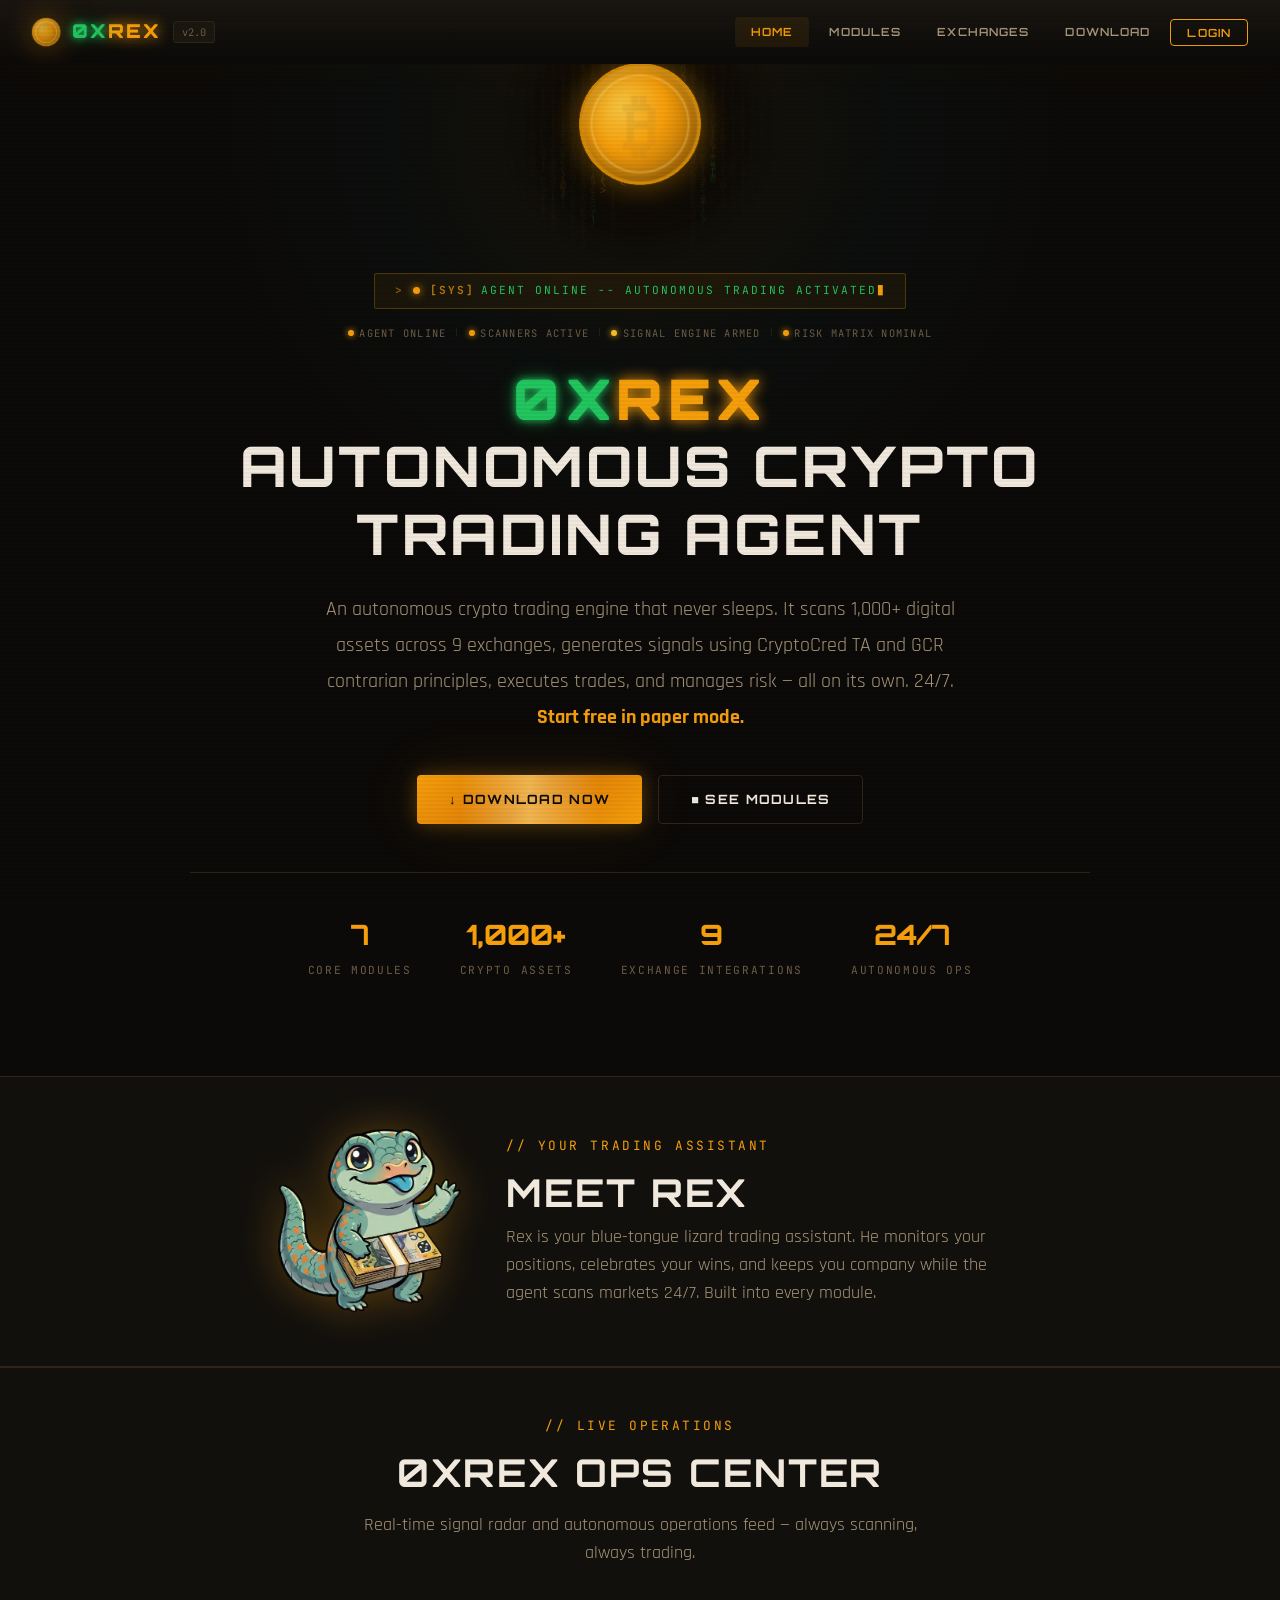
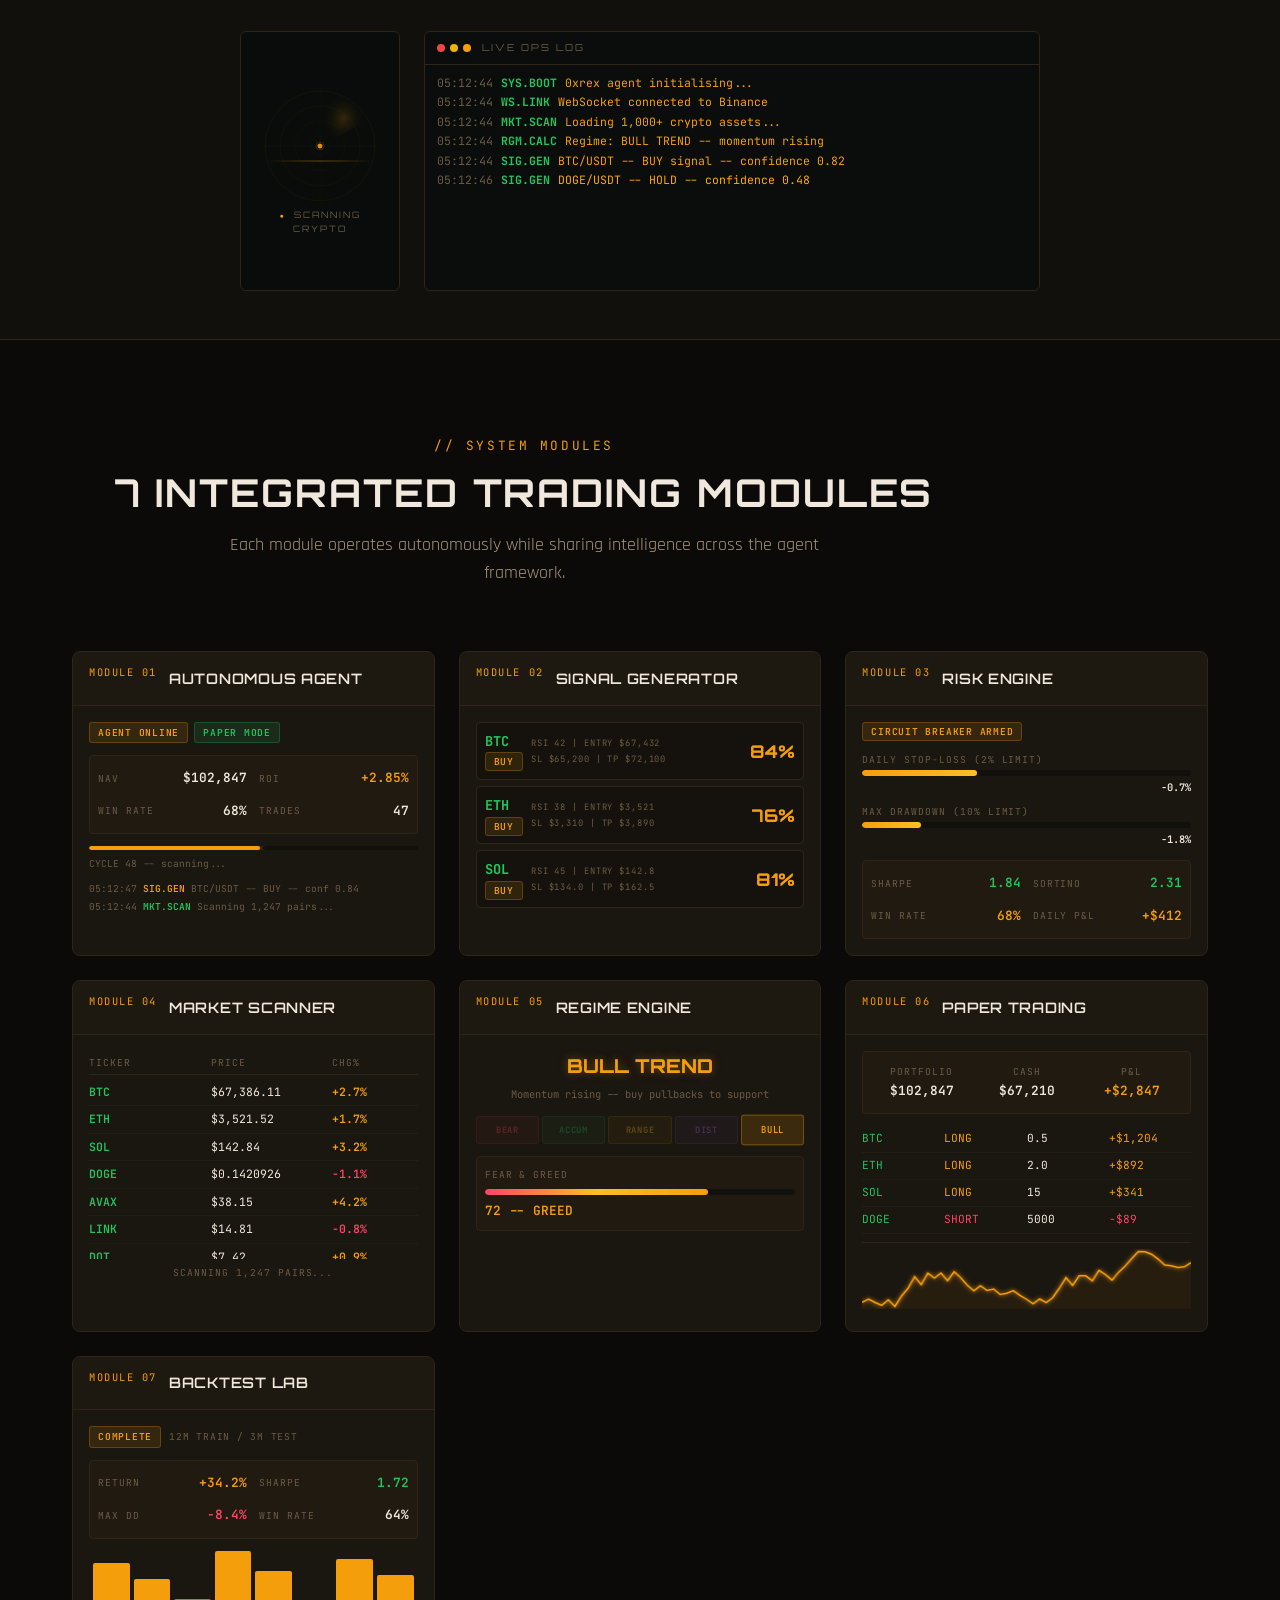
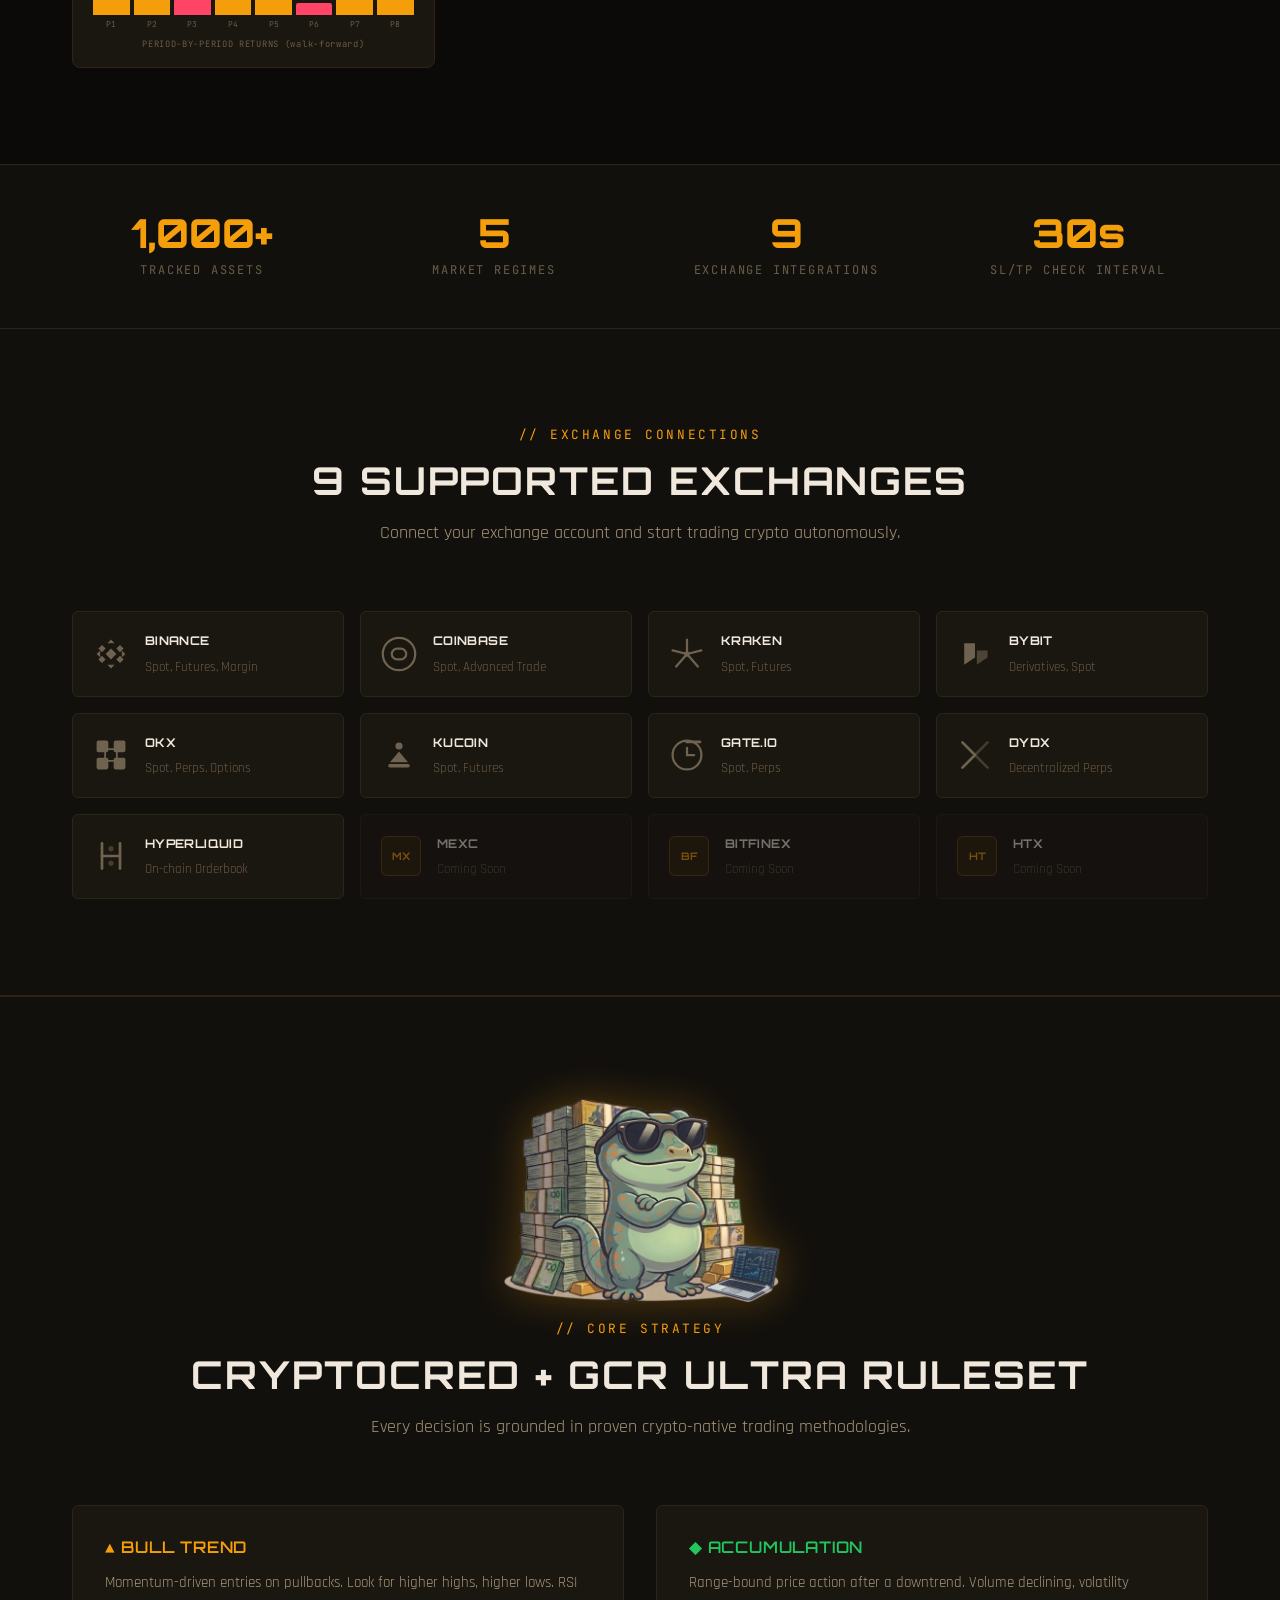
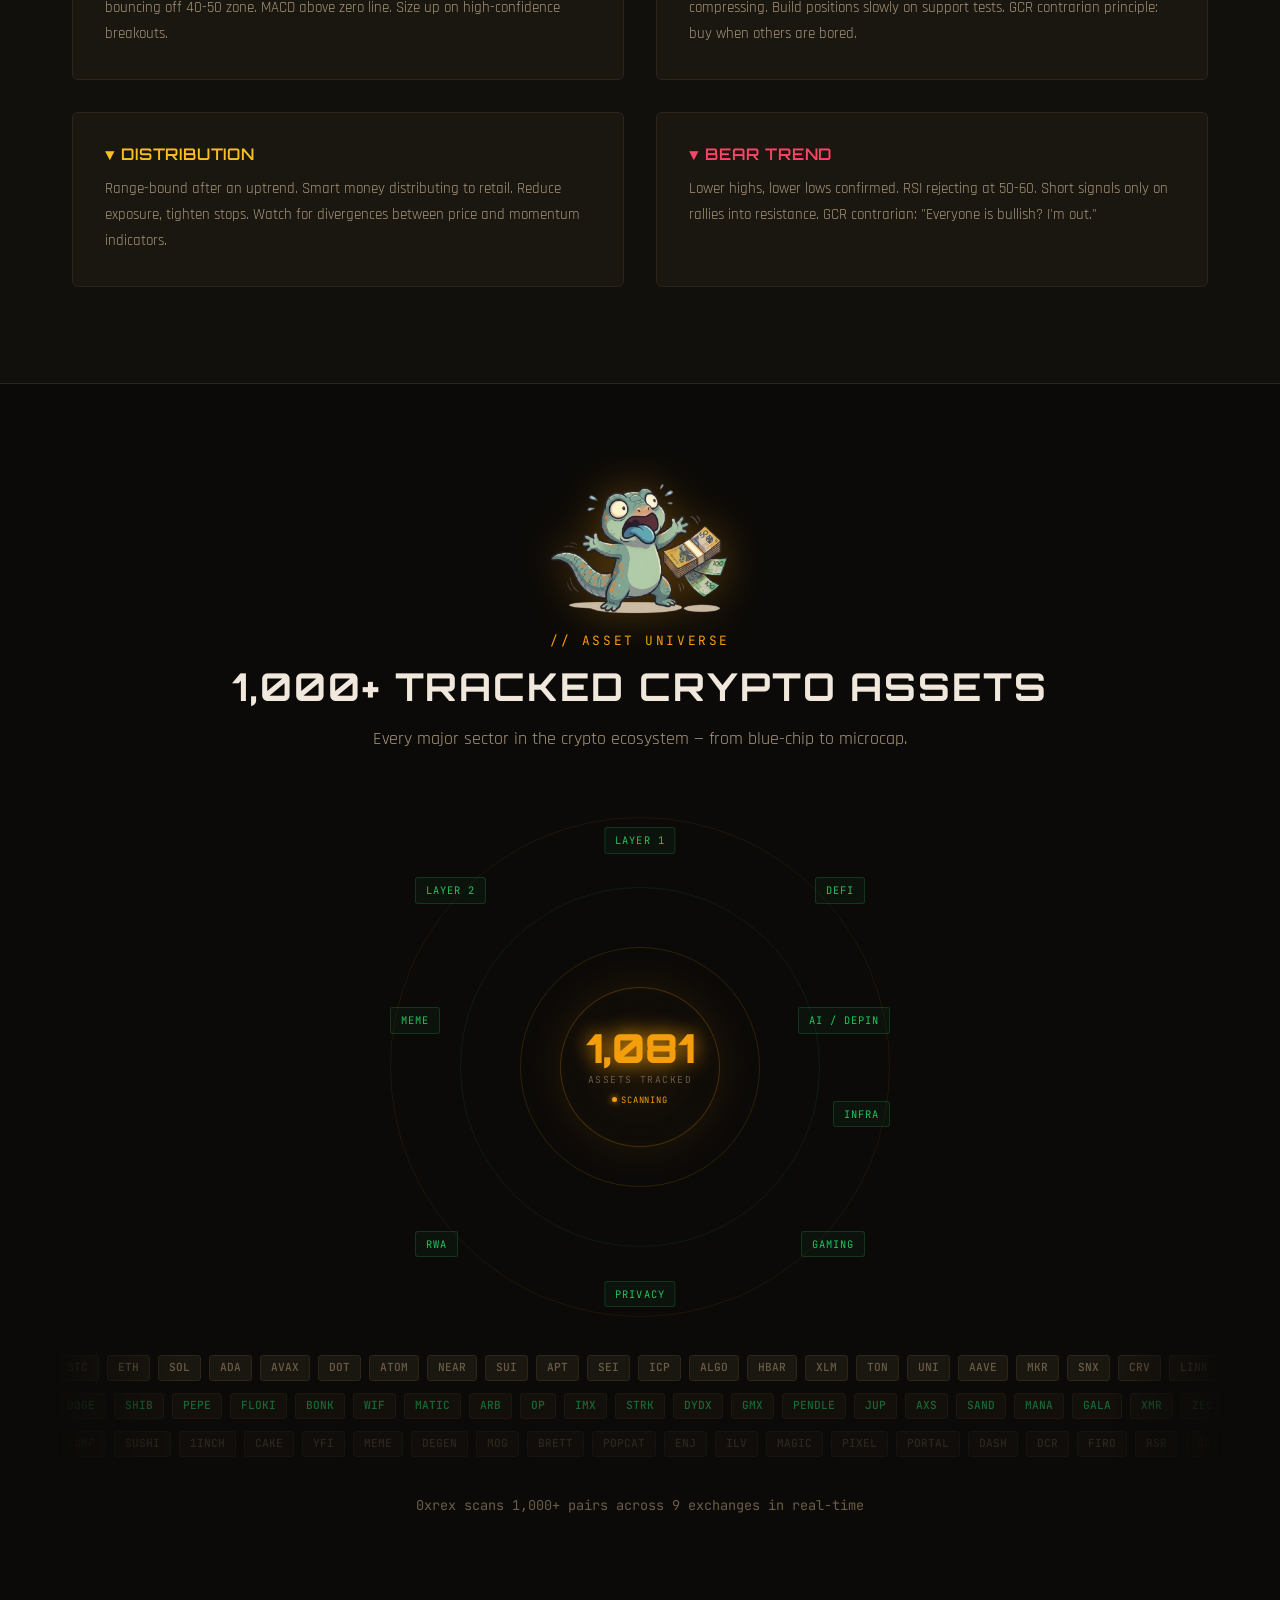
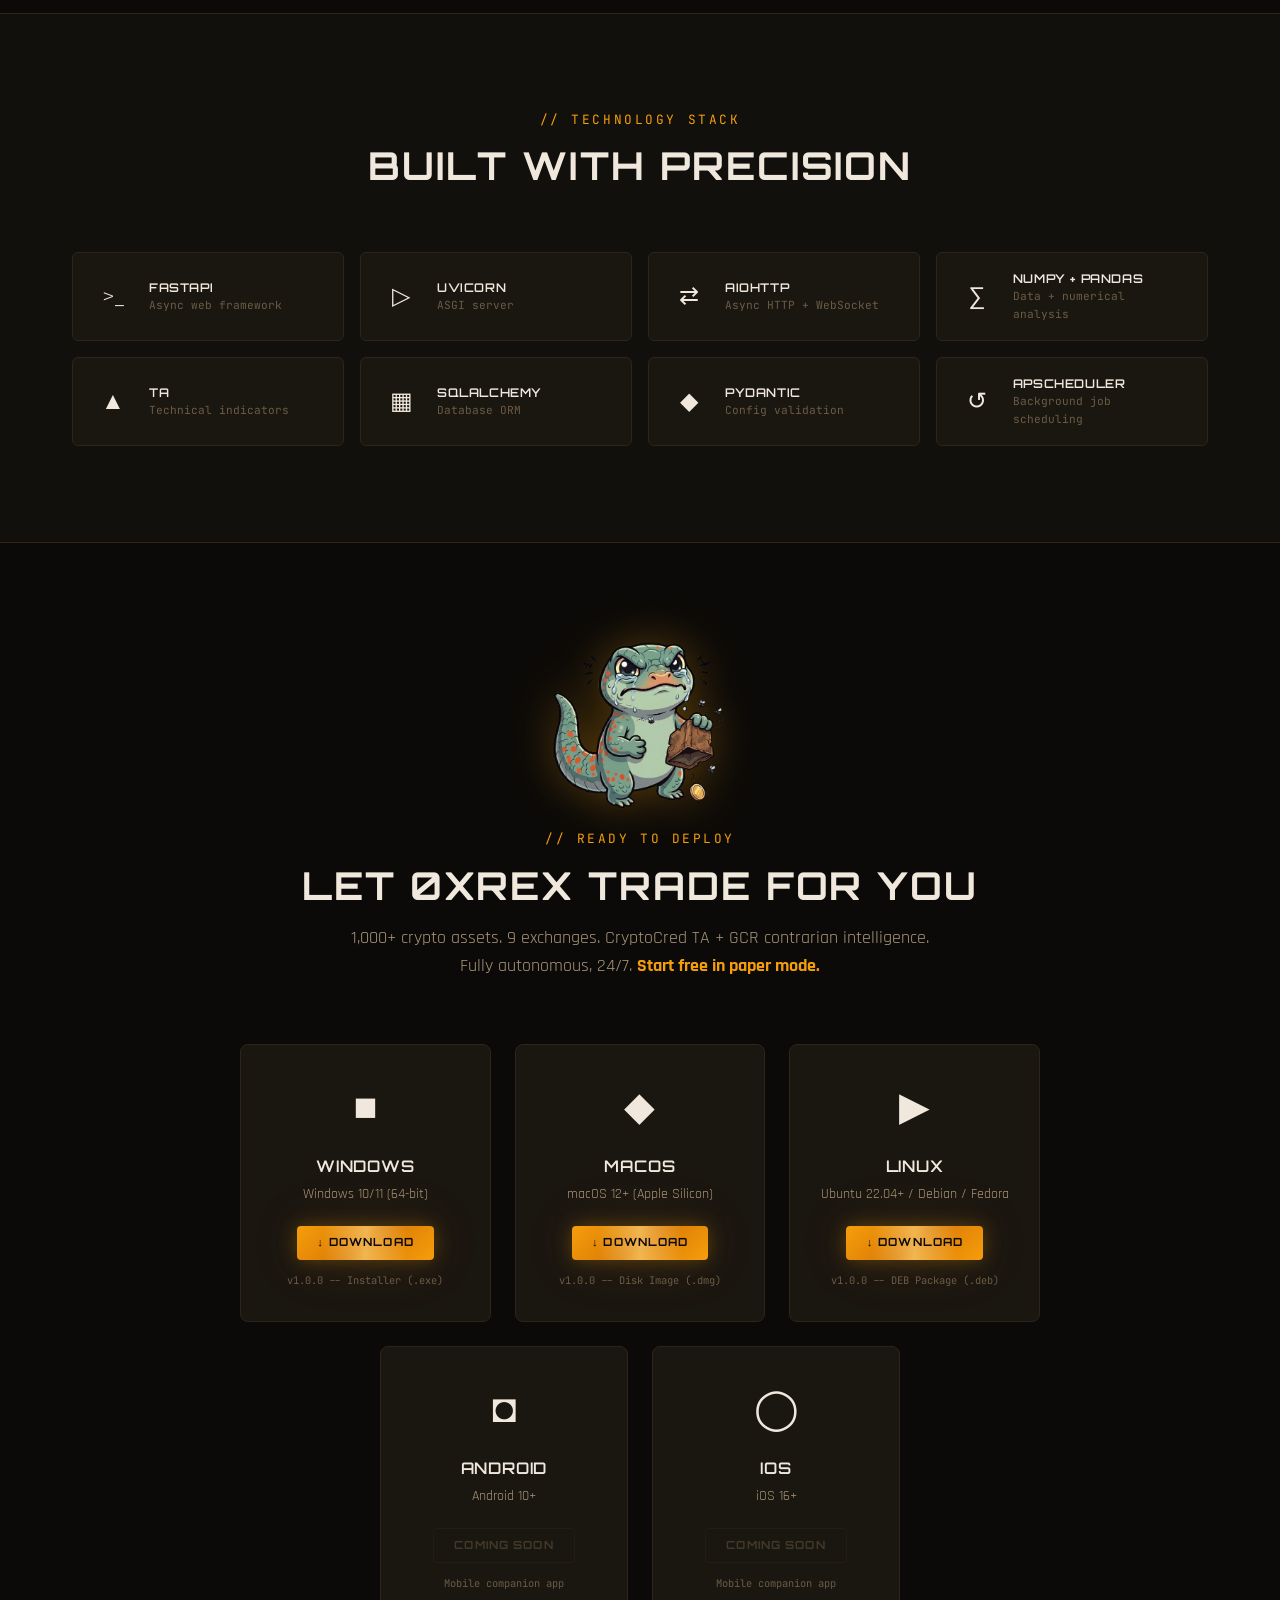
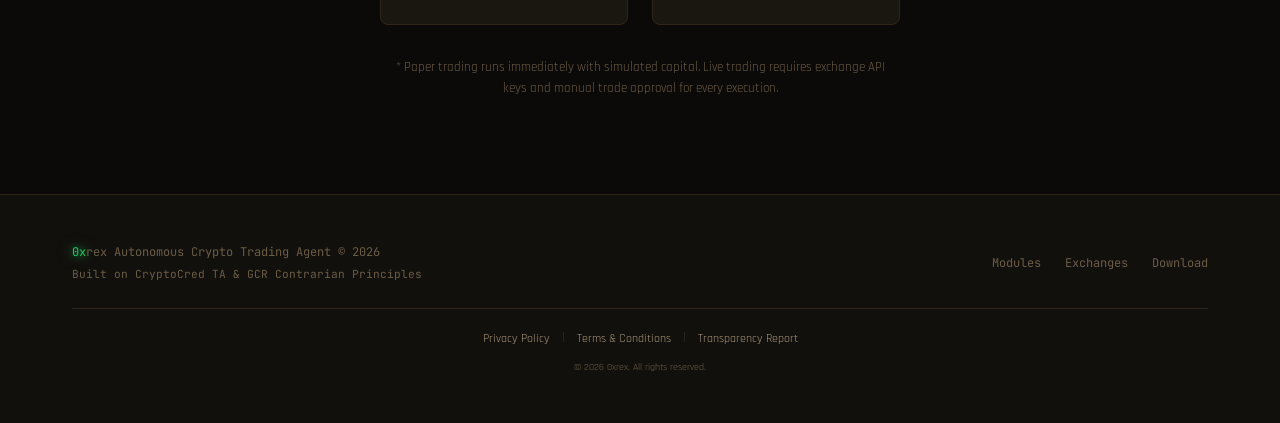
<file: index.html>
<!DOCTYPE html>
<html lang="en">
<head>
  <meta charset="UTF-8">
  <meta name="viewport" content="width=device-width, initial-scale=1.0">
  <meta http-equiv="Content-Security-Policy" content="upgrade-insecure-requests">
  <meta name="referrer" content="strict-origin-when-cross-origin">
  <title>0xrex — Autonomous Crypto Trading Agent</title>
  <meta name="description" content="Autonomous crypto trading agent using CryptoCred TA and GCR contrarian principles. Start free in paper mode. 1,000+ assets, 9 exchanges, 24/7 autonomous operation.">
  <link rel="stylesheet" href="css/style.css">
  <link rel="icon" href="data:image/svg+xml,<svg xmlns='http://www.w3.org/2000/svg' viewBox='0 0 100 100'><text y='.9em' font-size='90'>&#9670;</text></svg>">
</head>
<body>

  <!-- Navigation -->
  <nav class="nav">
    <div class="nav-brand">
      <div class="coin3d-nav">
        <div class="coin3d-scene coin3d-scene--sm">
          <div class="coin3d-rotator">
            <div class="coin3d-face coin3d-front"><div class="coin-inner"><span class="coin-symbol">&#8383;</span><span class="coin-ring"></span></div></div>
            <div class="coin3d-face coin3d-back"><div class="coin-inner coin-inner-back"><span class="coin-symbol-back">&#8383;</span><span class="coin-ring"></span></div></div>
            <div class="coin3d-edge-wrap" id="coinEdgeNav"></div>
          </div>
        </div>
      </div>
      <h1><span class="logo-0x">0x</span>rex</h1>
      <span class="version">v2.0</span>
    </div>
    <ul class="nav-links" id="navLinks">
      <li><a href="index.html" class="active">Home</a></li>
      <li><a href="#features">Modules</a></li>
      <li><a href="#exchanges">Exchanges</a></li>
      <li><a href="#download">Download</a></li>
      <li><a href="login.html" class="nav-portal-link" id="navPortalLink">Login</a></li>
    </ul>
    <button class="nav-mobile-toggle" id="navToggle" aria-label="Toggle menu">&#9776;</button>
  </nav>

  <!-- Hero Section -->
  <section class="hero">
    <div class="hero-bg">
      <div class="grid-overlay"></div>
      <div class="radial-glow"></div>
    </div>
    <div class="container">
      <div class="hero-content">
        <div style="margin:0 0 5rem;display:flex;justify-content:center;" class="animate-in">
          <div class="hero-coin-wrap">
            <canvas id="matrixRain" class="matrix-rain-canvas"></canvas>
          <div class="hero-coin-glitch">
            <div class="coin3d-scene">
              <div class="coin3d-rotator">
                <div class="coin3d-face coin3d-front">
                  <div class="coin-inner"><span class="coin-symbol">&#8383;</span><span class="coin-ring"></span></div>
                </div>
                <div class="coin3d-face coin3d-back">
                  <div class="coin-inner coin-inner-back"><span class="coin-symbol-back">&#8383;</span><span class="coin-ring"></span></div>
                </div>
                <div class="coin3d-edge-wrap" id="coinEdge"></div>
              </div>
            </div>
          </div>
          </div>
        </div>
        <div class="hero-tag animate-in">
          <span class="pulse"></span>
          <span class="hero-tag-text">
            <span class="tag-prefix">[SYS]</span>
            <span class="tag-typing" id="heroTagTyping"></span>
            <span class="tag-cursor">&#9608;</span>
          </span>
        </div>
        <div class="hero-status-bar animate-in">
          <span class="hsb-item"><span class="hsb-dot hsb-dot--green"></span>AGENT ONLINE</span>
          <span class="hsb-sep">|</span>
          <span class="hsb-item"><span class="hsb-dot hsb-dot--green"></span>SCANNERS ACTIVE</span>
          <span class="hsb-sep">|</span>
          <span class="hsb-item"><span class="hsb-dot hsb-dot--amber"></span>SIGNAL ENGINE ARMED</span>
          <span class="hsb-sep">|</span>
          <span class="hsb-item"><span class="hsb-dot hsb-dot--green"></span>RISK MATRIX NOMINAL</span>
        </div>
        <h1 class="animate-in animate-delay-1">
          <span class="gradient"><span class="logo-0x">0x</span>rex</span><br>
          Autonomous Crypto Trading Agent
        </h1>
        <p class="hero-desc animate-in animate-delay-2">
          An autonomous crypto trading engine that never sleeps. It scans 1,000+ digital assets across
          9 exchanges, generates signals using CryptoCred TA and GCR contrarian principles, executes trades,
          and manages risk — all on its own. 24/7.<br>
          <strong style="color:var(--green);">Start free in paper mode.</strong>
        </p>
        <div class="hero-actions animate-in animate-delay-3">
          <a href="#download" class="btn btn-download">
            &#8595; Download Now
          </a>
          <a href="#features" class="btn btn-secondary">
            &#9632; See Modules
          </a>
        </div>
        <div class="hero-stats animate-in animate-delay-4">
          <div class="hero-stat">
            <div class="value">7</div>
            <div class="label">Core Modules</div>
          </div>
          <div class="hero-stat">
            <div class="value">1,000+</div>
            <div class="label">Crypto Assets</div>
          </div>
          <div class="hero-stat">
            <div class="value">9</div>
            <div class="label">Exchange Integrations</div>
          </div>
          <div class="hero-stat">
            <div class="value">24/7</div>
            <div class="label">Autonomous Ops</div>
          </div>
        </div>
      </div>
    </div>
  </section>

  <!-- Meet Rex -->
  <section style="background:var(--bg-secondary);border-top:1px solid var(--border);border-bottom:1px solid var(--border);padding:3rem 0;">
    <div class="container" style="display:flex;align-items:center;justify-content:center;gap:2rem;flex-wrap:wrap;">
      <img src="assets/rex/rex-welcome.png" alt="Rex the trading gecko" class="rex-mascot" style="max-width:200px;">
      <div style="max-width:500px;">
        <span class="section-label">// Your Trading Assistant</span>
        <h2 style="margin:0.5rem 0;">Meet Rex</h2>
        <p>Rex is your blue-tongue lizard trading assistant. He monitors your positions, celebrates your wins, and keeps you company while the agent scans markets 24/7. Built into every module.</p>
      </div>
    </div>
  </section>

  <!-- Ops Radar + Live Log -->
  <section style="background:var(--bg-secondary);border-top:1px solid var(--border);border-bottom:1px solid var(--border);padding:3rem 0;">
    <div class="container">
      <div class="section-header">
        <span class="section-label">// Live Operations</span>
        <h2>0xrex Ops Center</h2>
        <p>Real-time signal radar and autonomous operations feed — always scanning, always trading.</p>
      </div>
      <div class="ops-demo-grid">
        <!-- Radar -->
        <div class="ops-demo-radar">
          <div class="ops-demo-radar-wrap">
            <div class="demo-radar-telemetry" id="demoRadarTelem"></div>
            <div class="demo-radar-scanline"></div>
            <svg class="demo-radar-svg" viewBox="0 0 120 120" xmlns="http://www.w3.org/2000/svg">
              <circle cx="60" cy="60" r="55" fill="none" stroke="rgba(245,158,11,0.1)" stroke-width="0.5"/>
              <circle cx="60" cy="60" r="40" fill="none" stroke="rgba(245,158,11,0.08)" stroke-width="0.5"/>
              <circle cx="60" cy="60" r="25" fill="none" stroke="rgba(245,158,11,0.06)" stroke-width="0.5"/>
              <circle cx="60" cy="60" r="10" fill="none" stroke="rgba(245,158,11,0.05)" stroke-width="0.5"/>
              <line x1="60" y1="2" x2="60" y2="118" stroke="rgba(245,158,11,0.06)" stroke-width="0.5"/>
              <line x1="2" y1="60" x2="118" y2="60" stroke="rgba(245,158,11,0.06)" stroke-width="0.5"/>
              <line x1="20" y1="20" x2="100" y2="100" stroke="rgba(245,158,11,0.03)" stroke-width="0.3" stroke-dasharray="3,8"/>
              <line x1="100" y1="20" x2="20" y2="100" stroke="rgba(245,158,11,0.03)" stroke-width="0.3" stroke-dasharray="3,8"/>
              <path class="demo-radar-beam" d="M60,60 L60,5 A55,55 0 0,1 107,35 Z" fill="url(#demoRadarGrad)"/>
              <g class="demo-blips">
                <circle cx="42" cy="30" r="2" class="demo-blip demo-blip--green"/>
                <circle cx="78" cy="45" r="2" class="demo-blip demo-blip--green" style="animation-delay:0.8s"/>
                <circle cx="35" cy="70" r="2" class="demo-blip demo-blip--amber" style="animation-delay:1.6s"/>
                <circle cx="85" cy="75" r="2" class="demo-blip demo-blip--green" style="animation-delay:2.2s"/>
                <circle cx="55" cy="48" r="2" class="demo-blip demo-blip--green" style="animation-delay:0.4s"/>
                <circle cx="70" cy="82" r="2" class="demo-blip demo-blip--red" style="animation-delay:1.2s"/>
                <circle cx="28" cy="52" r="2" class="demo-blip demo-blip--green" style="animation-delay:2.8s"/>
                <circle cx="90" cy="55" r="2" class="demo-blip demo-blip--amber" style="animation-delay:1.8s"/>
              </g>
              <circle cx="60" cy="60" r="2.5" fill="#f59e0b" opacity="0.9" class="demo-center-dot"/>
              <circle cx="60" cy="60" r="4" fill="none" stroke="#f59e0b" stroke-width="0.5" opacity="0.4"/>
              <defs>
                <radialGradient id="demoRadarGrad" cx="50%" cy="50%" r="50%">
                  <stop offset="0%" stop-color="rgba(245,158,11,0.18)"/>
                  <stop offset="100%" stop-color="transparent"/>
                </radialGradient>
              </defs>
            </svg>
            <div class="demo-radar-label">
              <span class="demo-radar-dot">&#9679;</span>
              SCANNING CRYPTO
            </div>
          </div>
        </div>
        <!-- Live Ops Log -->
        <div class="ops-demo-terminal">
          <div class="ops-demo-term-header">
            <span class="ops-demo-dot" style="background:#ef4444;"></span>
            <span class="ops-demo-dot" style="background:#eab308;"></span>
            <span class="ops-demo-dot" style="background:#f59e0b;"></span>
            <span class="ops-demo-term-title">LIVE OPS LOG</span>
          </div>
          <div class="ops-demo-term-body" id="demoOpsLog"></div>
        </div>
      </div>
    </div>
  </section>

  <!-- Features Section -->
  <section id="features">
    <div class="container">
      <div class="features-section-header">
        <div class="section-header">
          <span class="section-label">// System Modules</span>
          <h2>7 Integrated Trading Modules</h2>
          <p>Each module operates autonomously while sharing intelligence across the agent framework.</p>
        </div>
        <img src="assets/rex/rex-thinking.png" alt="Rex thinking about trades" class="rex-mascot rex-section animate-in">
      </div>
      <div class="demo-modules">

        <!-- Module 01: Autonomous Agent -->
        <div class="demo-panel animate-in">
          <div class="demo-header"><span class="feature-tag">Module 01</span><h3>Autonomous Agent</h3></div>
          <div class="demo-body" id="demoAgent">
            <div class="demo-agent-status">
              <span class="demo-badge demo-badge--green">AGENT ONLINE</span>
              <span class="demo-badge demo-badge--cyan">PAPER MODE</span>
            </div>
            <div class="demo-agent-metrics">
              <div class="demo-metric"><span class="dm-label">NAV</span><span class="dm-value" id="agentNav">$102,847</span></div>
              <div class="demo-metric"><span class="dm-label">ROI</span><span class="dm-value dm-green" id="agentRoi">+2.85%</span></div>
              <div class="demo-metric"><span class="dm-label">WIN RATE</span><span class="dm-value" id="agentWin">68%</span></div>
              <div class="demo-metric"><span class="dm-label">TRADES</span><span class="dm-value" id="agentTrades">47</span></div>
            </div>
            <div class="demo-agent-cycle">
              <div class="demo-cycle-bar"><div class="demo-cycle-fill" id="agentCycleFill"></div></div>
              <span class="demo-cycle-text" id="agentCycleText">CYCLE 48 -- scanning...</span>
            </div>
            <div class="demo-agent-log" id="agentLog"></div>
          </div>
        </div>

        <!-- Module 02: Signal Generator -->
        <div class="demo-panel animate-in animate-delay-1">
          <div class="demo-header"><span class="feature-tag">Module 02</span><h3>Signal Generator</h3></div>
          <div class="demo-body" id="demoSignals">
            <div class="demo-signal-cards" id="signalCards"></div>
          </div>
        </div>

        <!-- Module 03: Risk Engine -->
        <div class="demo-panel animate-in animate-delay-2">
          <div class="demo-header"><span class="feature-tag">Module 03</span><h3>Risk Engine</h3></div>
          <div class="demo-body" id="demoRisk">
            <div class="demo-risk-cb">
              <span class="demo-badge demo-badge--green" id="riskCbBadge">CIRCUIT BREAKER ARMED</span>
            </div>
            <div class="demo-risk-bars">
              <div class="demo-risk-bar-item">
                <span class="dm-label">DAILY STOP-LOSS (2% limit)</span>
                <div class="demo-risk-bar"><div class="demo-risk-fill" id="riskDailyFill" style="width:35%"></div></div>
                <span class="dm-value" id="riskDailyVal">-0.7%</span>
              </div>
              <div class="demo-risk-bar-item">
                <span class="dm-label">MAX DRAWDOWN (10% limit)</span>
                <div class="demo-risk-bar"><div class="demo-risk-fill" id="riskDdFill" style="width:18%"></div></div>
                <span class="dm-value" id="riskDdVal">-1.8%</span>
              </div>
            </div>
            <div class="demo-risk-metrics">
              <div class="demo-metric"><span class="dm-label">SHARPE</span><span class="dm-value dm-cyan" id="riskSharpe">1.84</span></div>
              <div class="demo-metric"><span class="dm-label">SORTINO</span><span class="dm-value dm-cyan" id="riskSortino">2.31</span></div>
              <div class="demo-metric"><span class="dm-label">WIN RATE</span><span class="dm-value dm-green" id="riskWin">68%</span></div>
              <div class="demo-metric"><span class="dm-label">DAILY P&L</span><span class="dm-value dm-green" id="riskPnl">+$412</span></div>
            </div>
          </div>
        </div>

        <!-- Module 04: Market Scanner -->
        <div class="demo-panel animate-in animate-delay-3">
          <div class="demo-header"><span class="feature-tag">Module 04</span><h3>Market Scanner</h3></div>
          <div class="demo-body" id="demoScanner">
            <div class="demo-scanner-header">
              <span class="dm-label">TICKER</span><span class="dm-label">PRICE</span><span class="dm-label">CHG%</span>
            </div>
            <div class="demo-scanner-rows" id="scannerRows"></div>
            <div class="demo-scanner-status" id="scannerStatus">SCANNING 1,247 PAIRS...</div>
          </div>
        </div>

        <!-- Module 05: Regime Engine -->
        <div class="demo-panel animate-in">
          <div class="demo-header"><span class="feature-tag">Module 05</span><h3>Regime Engine</h3></div>
          <div class="demo-body" id="demoRegime">
            <div class="demo-regime-current">
              <span class="demo-regime-label" id="regimeLabel">BULL TREND</span>
              <span class="demo-regime-desc" id="regimeDesc">Momentum rising -- buy pullbacks to support</span>
            </div>
            <div class="demo-regime-gauge">
              <div class="demo-regime-segments">
                <div class="demo-regime-seg seg-bear" id="segBear"><span>BEAR</span></div>
                <div class="demo-regime-seg seg-accum" id="segAccum"><span>ACCUM</span></div>
                <div class="demo-regime-seg seg-range" id="segRange"><span>RANGE</span></div>
                <div class="demo-regime-seg seg-dist" id="segDist"><span>DIST</span></div>
                <div class="demo-regime-seg seg-bull active" id="segBull"><span>BULL</span></div>
              </div>
            </div>
            <div class="demo-regime-sentiment">
              <span class="dm-label">FEAR & GREED</span>
              <div class="demo-fg-bar"><div class="demo-fg-fill" id="fgFill" style="width:72%"></div></div>
              <span class="dm-value dm-green" id="fgVal">72 -- GREED</span>
            </div>
          </div>
        </div>

        <!-- Module 06: Paper Trading -->
        <div class="demo-panel animate-in animate-delay-1">
          <div class="demo-header"><span class="feature-tag">Module 06</span><h3>Paper Trading</h3></div>
          <div class="demo-body" id="demoPaper">
            <div class="demo-paper-summary">
              <div class="demo-metric"><span class="dm-label">PORTFOLIO</span><span class="dm-value" id="paperNav">$102,847</span></div>
              <div class="demo-metric"><span class="dm-label">CASH</span><span class="dm-value" id="paperCash">$67,210</span></div>
              <div class="demo-metric"><span class="dm-label">P&L</span><span class="dm-value dm-green" id="paperPnl">+$2,847</span></div>
            </div>
            <div class="demo-paper-positions" id="paperPositions">
              <div class="demo-paper-row"><span class="dm-cyan">BTC</span><span class="dm-green">LONG</span><span>0.5</span><span class="dm-green">+$1,204</span></div>
              <div class="demo-paper-row"><span class="dm-cyan">ETH</span><span class="dm-green">LONG</span><span>2.0</span><span class="dm-green">+$892</span></div>
              <div class="demo-paper-row"><span class="dm-cyan">SOL</span><span class="dm-green">LONG</span><span>15</span><span class="dm-green">+$341</span></div>
              <div class="demo-paper-row"><span class="dm-cyan">DOGE</span><span class="dm-red">SHORT</span><span>5000</span><span class="dm-red">-$89</span></div>
            </div>
            <div class="demo-paper-equity">
              <canvas id="paperEquityChart" width="300" height="60"></canvas>
            </div>
          </div>
        </div>

        <!-- Module 07: Backtest Lab -->
        <div class="demo-panel animate-in animate-delay-2">
          <div class="demo-header"><span class="feature-tag">Module 07</span><h3>Backtest Lab</h3></div>
          <div class="demo-body" id="demoBacktest">
            <div class="demo-bt-status">
              <span class="demo-badge demo-badge--green">COMPLETE</span>
              <span class="demo-bt-window">12M TRAIN / 3M TEST</span>
            </div>
            <div class="demo-bt-metrics">
              <div class="demo-metric"><span class="dm-label">RETURN</span><span class="dm-value dm-green">+34.2%</span></div>
              <div class="demo-metric"><span class="dm-label">SHARPE</span><span class="dm-value dm-cyan">1.72</span></div>
              <div class="demo-metric"><span class="dm-label">MAX DD</span><span class="dm-value dm-red">-8.4%</span></div>
              <div class="demo-metric"><span class="dm-label">WIN RATE</span><span class="dm-value">64%</span></div>
            </div>
            <div class="demo-bt-bars" id="btBars">
              <div class="demo-bt-bar-wrap"><div class="demo-bt-bar dm-bg-green" style="height:65%"></div><span>P1</span></div>
              <div class="demo-bt-bar-wrap"><div class="demo-bt-bar dm-bg-green" style="height:45%"></div><span>P2</span></div>
              <div class="demo-bt-bar-wrap"><div class="demo-bt-bar dm-bg-red" style="height:20%"></div><span>P3</span></div>
              <div class="demo-bt-bar-wrap"><div class="demo-bt-bar dm-bg-green" style="height:80%"></div><span>P4</span></div>
              <div class="demo-bt-bar-wrap"><div class="demo-bt-bar dm-bg-green" style="height:55%"></div><span>P5</span></div>
              <div class="demo-bt-bar-wrap"><div class="demo-bt-bar dm-bg-red" style="height:15%"></div><span>P6</span></div>
              <div class="demo-bt-bar-wrap"><div class="demo-bt-bar dm-bg-green" style="height:70%"></div><span>P7</span></div>
              <div class="demo-bt-bar-wrap"><div class="demo-bt-bar dm-bg-green" style="height:50%"></div><span>P8</span></div>
            </div>
            <div class="demo-bt-label">PERIOD-BY-PERIOD RETURNS (walk-forward)</div>
          </div>
        </div>

      </div>
    </div>
  </section>

  <!-- Stats Bar -->
  <div class="stats-bar">
    <div class="container">
      <div class="stats-grid">
        <div class="stat-item">
          <div class="stat-value">1,000+</div>
          <div class="stat-label">Tracked Assets</div>
        </div>
        <div class="stat-item">
          <div class="stat-value">5</div>
          <div class="stat-label">Market Regimes</div>
        </div>
        <div class="stat-item">
          <div class="stat-value">9</div>
          <div class="stat-label">Exchange Integrations</div>
        </div>
        <div class="stat-item">
          <div class="stat-value">30s</div>
          <div class="stat-label">SL/TP Check Interval</div>
        </div>
      </div>
    </div>
  </div>

  <!-- Exchange Integrations -->
  <section id="exchanges" style="background:var(--bg-secondary);border-bottom:1px solid var(--border);">
    <div class="container">
      <div class="section-header">
        <span class="section-label">// Exchange Connections</span>
        <h2>9 Supported Exchanges</h2>
        <p>Connect your exchange account and start trading crypto autonomously.</p>
      </div>
      <div class="broker-grid">
        <a href="https://www.binance.com" target="_blank" rel="noopener" class="broker-item">
          <img src="assets/exchanges/binance.svg" alt="Binance" class="broker-logo">
          <div><strong>Binance</strong><br><span style="font-size:0.8rem;color:var(--text-muted);">Spot, Futures, Margin</span></div>
        </a>
        <a href="https://www.coinbase.com" target="_blank" rel="noopener" class="broker-item">
          <img src="assets/exchanges/coinbase.svg" alt="Coinbase" class="broker-logo">
          <div><strong>Coinbase</strong><br><span style="font-size:0.8rem;color:var(--text-muted);">Spot, Advanced Trade</span></div>
        </a>
        <a href="https://www.kraken.com" target="_blank" rel="noopener" class="broker-item">
          <img src="assets/exchanges/kraken.svg" alt="Kraken" class="broker-logo">
          <div><strong>Kraken</strong><br><span style="font-size:0.8rem;color:var(--text-muted);">Spot, Futures</span></div>
        </a>
        <a href="https://www.bybit.com" target="_blank" rel="noopener" class="broker-item">
          <img src="assets/exchanges/bybit.svg" alt="Bybit" class="broker-logo">
          <div><strong>Bybit</strong><br><span style="font-size:0.8rem;color:var(--text-muted);">Derivatives, Spot</span></div>
        </a>
        <a href="https://www.okx.com" target="_blank" rel="noopener" class="broker-item">
          <img src="assets/exchanges/okx.svg" alt="OKX" class="broker-logo">
          <div><strong>OKX</strong><br><span style="font-size:0.8rem;color:var(--text-muted);">Spot, Perps, Options</span></div>
        </a>
        <a href="https://www.kucoin.com" target="_blank" rel="noopener" class="broker-item">
          <img src="assets/exchanges/kucoin.svg" alt="KuCoin" class="broker-logo">
          <div><strong>KuCoin</strong><br><span style="font-size:0.8rem;color:var(--text-muted);">Spot, Futures</span></div>
        </a>
        <a href="https://www.gate.io" target="_blank" rel="noopener" class="broker-item">
          <img src="assets/exchanges/gateio.svg" alt="Gate.io" class="broker-logo">
          <div><strong>Gate.io</strong><br><span style="font-size:0.8rem;color:var(--text-muted);">Spot, Perps</span></div>
        </a>
        <a href="https://dydx.exchange" target="_blank" rel="noopener" class="broker-item">
          <img src="assets/exchanges/dydx.svg" alt="dYdX" class="broker-logo">
          <div><strong>dYdX</strong><br><span style="font-size:0.8rem;color:var(--text-muted);">Decentralized Perps</span></div>
        </a>
        <a href="https://hyperliquid.xyz" target="_blank" rel="noopener" class="broker-item">
          <img src="assets/exchanges/hyperliquid.svg" alt="Hyperliquid" class="broker-logo">
          <div><strong>Hyperliquid</strong><br><span style="font-size:0.8rem;color:var(--text-muted);">On-chain Orderbook</span></div>
        </a>
        <div class="broker-item coming-soon">
          <span class="broker-tag">MX</span>
          <div><strong>MEXC</strong><br><span style="font-size:0.8rem;color:var(--text-muted);">Coming Soon</span></div>
        </div>
        <div class="broker-item coming-soon">
          <span class="broker-tag">BF</span>
          <div><strong>Bitfinex</strong><br><span style="font-size:0.8rem;color:var(--text-muted);">Coming Soon</span></div>
        </div>
        <div class="broker-item coming-soon">
          <span class="broker-tag">HT</span>
          <div><strong>HTX</strong><br><span style="font-size:0.8rem;color:var(--text-muted);">Coming Soon</span></div>
        </div>
      </div>
    </div>
  </section>

  <!-- Trading Principles -->
  <section id="principles" style="background:var(--bg-secondary);border-top:1px solid var(--border);border-bottom:1px solid var(--border);">
    <div class="container">
      <div class="section-header">
        <img src="assets/rex/rex-rich.png" alt="Rex made it" class="rex-mascot rex-mascot-big" style="margin:0 auto 1rem;">
        <span class="section-label">// Core Strategy</span>
        <h2>CryptoCred + GCR Ultra Ruleset</h2>
        <p>Every decision is grounded in proven crypto-native trading methodologies.</p>
      </div>
      <div class="grid-2">
        <div class="card">
          <h3 style="color:var(--green);">&#9650; Bull Trend</h3>
          <p>Momentum-driven entries on pullbacks. Look for higher highs, higher lows. RSI bouncing off 40-50 zone. MACD above zero line. Size up on high-confidence breakouts.</p>
        </div>
        <div class="card">
          <h3 style="color:var(--cyan);">&#9670; Accumulation</h3>
          <p>Range-bound price action after a downtrend. Volume declining, volatility compressing. Build positions slowly on support tests. GCR contrarian principle: buy when others are bored.</p>
        </div>
        <div class="card">
          <h3 style="color:var(--yellow);">&#9660; Distribution</h3>
          <p>Range-bound after an uptrend. Smart money distributing to retail. Reduce exposure, tighten stops. Watch for divergences between price and momentum indicators.</p>
        </div>
        <div class="card">
          <h3 style="color:var(--red);">&#9660; Bear Trend</h3>
          <p>Lower highs, lower lows confirmed. RSI rejecting at 50-60. Short signals only on rallies into resistance. GCR contrarian: "Everyone is bullish? I'm out."</p>
        </div>
      </div>
    </div>
  </section>

  <!-- Asset Universe -->
  <section id="assets">
    <div class="container">
      <div class="section-header">
        <img src="assets/rex/rex-panic.png" alt="Rex scanning assets" class="rex-mascot" style="max-width:180px;margin:0 auto 1rem;">
        <span class="section-label">// Asset Universe</span>
        <h2>1,000+ Tracked Crypto Assets</h2>
        <p>Every major sector in the crypto ecosystem — from blue-chip to microcap.</p>
      </div>
      <!-- Animated Asset Scanner Graphic -->
      <div class="asset-scanner">
        <!-- Central hub -->
        <div class="asset-scanner-hub">
          <div class="asset-hub-ring asset-hub-ring--outer"></div>
          <div class="asset-hub-ring asset-hub-ring--mid"></div>
          <div class="asset-hub-ring asset-hub-ring--inner"></div>
          <div class="asset-hub-core">
            <div class="asset-hub-count" id="assetCounter">0</div>
            <div class="asset-hub-label">ASSETS TRACKED</div>
            <div class="asset-hub-status"><span class="hsb-dot hsb-dot--green"></span> SCANNING</div>
          </div>
        </div>
        <!-- Sector orbit labels -->
        <div class="asset-sector-orbits">
          <span class="orbit-label orbit-label--1">LAYER 1</span>
          <span class="orbit-label orbit-label--2">DEFI</span>
          <span class="orbit-label orbit-label--3">AI / DePIN</span>
          <span class="orbit-label orbit-label--4">LAYER 2</span>
          <span class="orbit-label orbit-label--5">MEME</span>
          <span class="orbit-label orbit-label--6">INFRA</span>
          <span class="orbit-label orbit-label--7">GAMING</span>
          <span class="orbit-label orbit-label--8">RWA</span>
          <span class="orbit-label orbit-label--9">PRIVACY</span>
        </div>
        <!-- Floating scan particles -->
        <div class="asset-particles" id="assetParticles"></div>
      </div>
      <!-- Scrolling ticker tapes -->
      <div class="asset-ticker-tape-wrap">
        <div class="asset-ticker-tape tape-1">
          <div class="tape-track">
            <span>BTC</span><span>ETH</span><span>SOL</span><span>ADA</span><span>AVAX</span><span>DOT</span><span>ATOM</span><span>NEAR</span><span>SUI</span><span>APT</span><span>SEI</span><span>ICP</span><span>ALGO</span><span>HBAR</span><span>XLM</span><span>TON</span><span>UNI</span><span>AAVE</span><span>MKR</span><span>SNX</span><span>CRV</span><span>LINK</span><span>GRT</span><span>FIL</span><span>INJ</span><span>TIA</span><span>PYTH</span><span>FET</span><span>RNDR</span><span>TAO</span><span>WLD</span><span>AR</span>
            <span>BTC</span><span>ETH</span><span>SOL</span><span>ADA</span><span>AVAX</span><span>DOT</span><span>ATOM</span><span>NEAR</span><span>SUI</span><span>APT</span><span>SEI</span><span>ICP</span><span>ALGO</span><span>HBAR</span><span>XLM</span><span>TON</span><span>UNI</span><span>AAVE</span><span>MKR</span><span>SNX</span><span>CRV</span><span>LINK</span><span>GRT</span><span>FIL</span><span>INJ</span><span>TIA</span><span>PYTH</span><span>FET</span><span>RNDR</span><span>TAO</span><span>WLD</span><span>AR</span>
          </div>
        </div>
        <div class="asset-ticker-tape tape-2">
          <div class="tape-track tape-track--reverse">
            <span>DOGE</span><span>SHIB</span><span>PEPE</span><span>FLOKI</span><span>BONK</span><span>WIF</span><span>MATIC</span><span>ARB</span><span>OP</span><span>IMX</span><span>STRK</span><span>DYDX</span><span>GMX</span><span>PENDLE</span><span>JUP</span><span>AXS</span><span>SAND</span><span>MANA</span><span>GALA</span><span>XMR</span><span>ZEC</span><span>ONDO</span><span>FRAX</span><span>LDO</span><span>RPL</span><span>SSV</span><span>EIGEN</span><span>STX</span><span>THETA</span><span>HNT</span><span>IOTX</span><span>KAS</span>
            <span>DOGE</span><span>SHIB</span><span>PEPE</span><span>FLOKI</span><span>BONK</span><span>WIF</span><span>MATIC</span><span>ARB</span><span>OP</span><span>IMX</span><span>STRK</span><span>DYDX</span><span>GMX</span><span>PENDLE</span><span>JUP</span><span>AXS</span><span>SAND</span><span>MANA</span><span>GALA</span><span>XMR</span><span>ZEC</span><span>ONDO</span><span>FRAX</span><span>LDO</span><span>RPL</span><span>SSV</span><span>EIGEN</span><span>STX</span><span>THETA</span><span>HNT</span><span>IOTX</span><span>KAS</span>
          </div>
        </div>
        <div class="asset-ticker-tape tape-3">
          <div class="tape-track">
            <span>COMP</span><span>SUSHI</span><span>1INCH</span><span>CAKE</span><span>YFI</span><span>MEME</span><span>DEGEN</span><span>MOG</span><span>BRETT</span><span>POPCAT</span><span>ENJ</span><span>ILV</span><span>MAGIC</span><span>PIXEL</span><span>PORTAL</span><span>DASH</span><span>DCR</span><span>FIRO</span><span>RSR</span><span>DAI</span><span>ANKR</span><span>QNT</span><span>STORJ</span><span>FLOW</span><span>MINA</span><span>CELO</span><span>HBAR</span><span>ALGO</span><span>VIRTUAL</span><span>AI16Z</span><span>GRASS</span><span>AGIX</span>
            <span>COMP</span><span>SUSHI</span><span>1INCH</span><span>CAKE</span><span>YFI</span><span>MEME</span><span>DEGEN</span><span>MOG</span><span>BRETT</span><span>POPCAT</span><span>ENJ</span><span>ILV</span><span>MAGIC</span><span>PIXEL</span><span>PORTAL</span><span>DASH</span><span>DCR</span><span>FIRO</span><span>RSR</span><span>DAI</span><span>ANKR</span><span>QNT</span><span>STORJ</span><span>FLOW</span><span>MINA</span><span>CELO</span><span>HBAR</span><span>ALGO</span><span>VIRTUAL</span><span>AI16Z</span><span>GRASS</span><span>AGIX</span>
          </div>
        </div>
      </div>
      <div style="text-align:center;margin-top:2rem;">
        <p style="font-size:0.85rem;color:var(--text-muted);font-family:var(--font-mono);">0xrex scans 1,000+ pairs across 9 exchanges in real-time</p>
      </div>
    </div>
  </section>

  <!-- Tech Stack -->
  <section id="tech-stack" style="background:var(--bg-secondary);border-top:1px solid var(--border);border-bottom:1px solid var(--border);">
    <div class="container">
      <div class="section-header">
        <span class="section-label">// Technology Stack</span>
        <h2>Built With Precision</h2>
      </div>
      <div class="tech-grid">
        <div class="tech-item">
          <div class="tech-icon">&gt;_</div>
          <div><div class="tech-name">FastAPI</div><div class="tech-desc">Async web framework</div></div>
        </div>
        <div class="tech-item">
          <div class="tech-icon">&#9655;</div>
          <div><div class="tech-name">Uvicorn</div><div class="tech-desc">ASGI server</div></div>
        </div>
        <div class="tech-item">
          <div class="tech-icon">&#8644;</div>
          <div><div class="tech-name">aiohttp</div><div class="tech-desc">Async HTTP + WebSocket</div></div>
        </div>
        <div class="tech-item">
          <div class="tech-icon">&#8721;</div>
          <div><div class="tech-name">NumPy + Pandas</div><div class="tech-desc">Data + numerical analysis</div></div>
        </div>
        <div class="tech-item">
          <div class="tech-icon">&#9650;</div>
          <div><div class="tech-name">ta</div><div class="tech-desc">Technical indicators</div></div>
        </div>
        <div class="tech-item">
          <div class="tech-icon">&#9638;</div>
          <div><div class="tech-name">SQLAlchemy</div><div class="tech-desc">Database ORM</div></div>
        </div>
        <div class="tech-item">
          <div class="tech-icon">&#9670;</div>
          <div><div class="tech-name">Pydantic</div><div class="tech-desc">Config validation</div></div>
        </div>
        <div class="tech-item">
          <div class="tech-icon">&#8634;</div>
          <div><div class="tech-name">APScheduler</div><div class="tech-desc">Background job scheduling</div></div>
        </div>
      </div>
    </div>
  </section>

  <!-- Download Section -->
  <section id="download">
    <div class="container">
      <div class="section-header">
        <img src="assets/rex/rex-broke.png" alt="Rex needs 0xrex" class="rex-mascot" style="max-width:180px;margin:0 auto 1rem;">
        <span class="section-label">// Ready to Deploy</span>
        <h2>Let 0xrex Trade For You</h2>
        <p style="font-size:1.1rem;">1,000+ crypto assets. 9 exchanges. CryptoCred TA + GCR contrarian intelligence. Fully autonomous, 24/7. <strong style="color:var(--green);">Start free in paper mode.</strong></p>
      </div>
      <div class="download-grid">
        <div class="download-card">
          <div class="download-icon">&#9632;</div>
          <h3>Windows</h3>
          <p>Windows 10/11 (64-bit)</p>
          <a href="https://github.com/defthrets/crypto-trading-system/releases/latest/download/0xrex-windows-setup.exe" class="btn btn-download btn-sm">&#8595; Download</a>
          <span class="download-meta">v1.0.0 -- Installer (.exe)</span>
        </div>
        <div class="download-card">
          <div class="download-icon">&#9670;</div>
          <h3>macOS</h3>
          <p>macOS 12+ (Apple Silicon)</p>
          <a href="https://github.com/defthrets/crypto-trading-system/releases/latest/download/0xrex-macos-setup.dmg" class="btn btn-download btn-sm">&#8595; Download</a>
          <span class="download-meta">v1.0.0 -- Disk Image (.dmg)</span>
        </div>
        <div class="download-card">
          <div class="download-icon">&#9654;</div>
          <h3>Linux</h3>
          <p>Ubuntu 22.04+ / Debian / Fedora</p>
          <a href="https://github.com/defthrets/crypto-trading-system/releases/latest/download/0xrex-linux-setup.deb" class="btn btn-download btn-sm">&#8595; Download</a>
          <span class="download-meta">v1.0.0 -- DEB Package (.deb)</span>
        </div>
      </div>
      <div class="download-grid-mobile">
        <div class="download-card">
          <div class="download-icon">&#9688;</div>
          <h3>Android</h3>
          <p>Android 10+</p>
          <a href="#" class="btn btn-outline btn-sm" style="opacity:0.5;pointer-events:none;">Coming Soon</a>
          <span class="download-meta">Mobile companion app</span>
        </div>
        <div class="download-card">
          <div class="download-icon">&#9711;</div>
          <h3>iOS</h3>
          <p>iOS 16+</p>
          <a href="#" class="btn btn-outline btn-sm" style="opacity:0.5;pointer-events:none;">Coming Soon</a>
          <span class="download-meta">Mobile companion app</span>
        </div>
      </div>
      <div class="download-note">
        <p>* Paper trading runs immediately with simulated capital. Live trading requires exchange API keys and manual trade approval for every execution.</p>
      </div>
    </div>
  </section>

  <!-- Footer -->
  <footer class="footer">
    <div class="container">
      <div class="footer-content">
        <div class="footer-left">
          <p><span class="logo-0x">0x</span>rex Autonomous Crypto Trading Agent &copy; 2026</p>
          <p style="margin-top:0.25rem;font-size:0.7rem;">Built on CryptoCred TA &amp; GCR Contrarian Principles</p>
        </div>
        <div class="footer-links">
          <a href="#features">Modules</a>
          <a href="#exchanges">Exchanges</a>
          <a href="#download">Download</a>
        </div>
      </div>
      <div class="footer-legal">
        <a href="#" onclick="openLegalModal('privacy');return false">Privacy Policy</a>
        <span class="footer-sep">|</span>
        <a href="#" onclick="openLegalModal('terms');return false">Terms &amp; Conditions</a>
        <span class="footer-sep">|</span>
        <a href="#" onclick="openLegalModal('transparency');return false">Transparency Report</a>
      </div>
      <div class="footer-copy">&copy; 2026 0xrex. All rights reserved.</div>
    </div>
  </footer>

  <!-- Legal Modal -->
  <div class="legal-modal-overlay hidden" id="legalModalOverlay" onclick="if(event.target===this)closeLegalModal()">
    <div class="legal-modal">
      <div class="legal-modal-header">
        <span class="legal-modal-title" id="legalModalTitle">Privacy Policy</span>
        <button class="legal-modal-close" onclick="closeLegalModal()">&times;</button>
      </div>
      <div class="legal-modal-body" id="legalModalBody"></div>
    </div>
  </div>

  <script src="js/main.js"></script>
</body>
</html>
</file>
<file: css/style.css>
/* ============================================
   0xrex Website — Crypto Terminal Aesthetic
   ============================================ */

@import url('https://fonts.googleapis.com/css2?family=Orbitron:wght@400;500;600;700;800;900&family=JetBrains+Mono:wght@300;400;500;600;700&family=Rajdhani:wght@300;400;500;600;700&family=Share+Tech+Mono&display=swap');

/* -- Reset & Base -- */
*, *::before, *::after { box-sizing: border-box; margin: 0; padding: 0; }
.hidden { display: none !important; }

:root {
  --bg-primary: #0c0a08;
  --bg-secondary: #12100d;
  --bg-card: #1a1610;
  --bg-card-hover: #231e16;
  --border: #2e2518;
  --border-glow: #f59e0b;
  --text-primary: #f0e8dc;
  --text-secondary: #a8967a;
  --text-muted: #6b5c46;
  --accent: #f59e0b;
  --accent-dim: #d48a06;
  --accent-glow: rgba(245, 158, 11, 0.15);
  --green: #f59e0b;
  --green-dim: #d48a06;
  --red: #ff4466;
  --blue: #4488ff;
  --cyan: #22c55e;
  --yellow: #fbbf24;
  --purple: #aa66ff;
  --scanline-opacity: 0.03;
  --font-display: 'Orbitron', monospace;
  --font-mono: 'JetBrains Mono', monospace;
  --font-body: 'Rajdhani', sans-serif;
}

html { scroll-behavior: smooth; }

body {
  font-family: var(--font-body);
  background: var(--bg-primary);
  color: var(--text-primary);
  line-height: 1.6;
  overflow-x: hidden;
  font-size: 16px;
}

/* -- Cursor Fireflies -- */
.cursor-firefly {
  position: fixed;
  pointer-events: none;
  z-index: 9998;
  width: 2px;
  height: 2px;
  border-radius: 50%;
  background: var(--accent);
  box-shadow: 0 0 4px 1px rgba(245, 158, 11, 0.25);
  opacity: 0;
  animation: fireflyDrift var(--fly-dur, 1.5s) ease-out forwards;
}
@keyframes fireflyDrift {
  0% { opacity: 0.35; transform: translate(0, 0) scale(1); }
  20% { opacity: 0.3; }
  60% { opacity: 0.2; transform: translate(var(--fly-x, 20px), var(--fly-y, -30px)) scale(0.8); }
  100% { opacity: 0; transform: translate(calc(var(--fly-x, 20px) * 1.3), calc(var(--fly-y, -30px) * 1.3)) scale(0); }
}

/* -- Nav Portal Link -- */
.nav-portal-link {
  border: 1px solid var(--accent) !important;
  padding: 0.35rem 1rem !important;
  border-radius: 4px !important;
  color: var(--accent) !important;
  transition: all 0.3s !important;
}
.nav-portal-link:hover {
  background: rgba(245, 158, 11, 0.1) !important;
}

/* -- Scanline Overlay -- */
body::after {
  content: '';
  position: fixed;
  inset: 0;
  background: repeating-linear-gradient(
    0deg,
    transparent,
    transparent 2px,
    rgba(0, 0, 0, var(--scanline-opacity)) 2px,
    rgba(0, 0, 0, var(--scanline-opacity)) 4px
  );
  pointer-events: none;
  z-index: 9999;
}

::selection { background: var(--accent); color: var(--bg-primary); }

::-webkit-scrollbar { width: 6px; }
::-webkit-scrollbar-track { background: var(--bg-primary); }
::-webkit-scrollbar-thumb { background: var(--border); border-radius: 3px; }
::-webkit-scrollbar-thumb:hover { background: var(--accent); }

/* -- Typography -- */
h1, h2, h3, h4, h5, h6 {
  font-family: var(--font-display);
  text-transform: uppercase;
  letter-spacing: 0.05em;
  line-height: 1.2;
}

h1 { font-size: clamp(2rem, 5vw, 3.5rem); font-weight: 800; }
h2 { font-size: clamp(1.5rem, 3vw, 2.5rem); font-weight: 700; }
h3 { font-size: clamp(1.1rem, 2vw, 1.5rem); font-weight: 600; }

p { font-size: 1.1rem; color: var(--text-secondary); }

a { color: var(--accent); text-decoration: none; transition: all 0.3s ease; }
a:hover { color: #fbbf24; text-shadow: 0 0 10px var(--accent-glow); }

code, pre { font-family: var(--font-mono); font-size: 0.9rem; }

.logo-0x {
  color: var(--cyan); text-shadow: 0 0 8px var(--cyan), 0 0 20px rgba(34,197,94,0.4);
  animation: oxGlitch 4s ease-in-out infinite;
  display: inline-block; position: relative;
}
@keyframes oxGlitch {
  0%, 78%, 82%, 90%, 94%, 100% { text-shadow: 0 0 8px var(--cyan), 0 0 20px rgba(34,197,94,0.4); transform: none; opacity: 1; }
  79% { text-shadow: -3px 0 var(--red), 3px 0 var(--cyan), 0 0 20px var(--cyan); transform: translate(2px, -1px) skewX(-4deg); opacity: 0.8; }
  80% { text-shadow: 3px 0 var(--cyan), -2px 0 var(--red), 0 0 30px var(--cyan); transform: translate(-3px, 1px) skewX(6deg); opacity: 0.3; }
  81% { text-shadow: -1px 0 var(--red), 2px 0 var(--cyan), 0 0 15px var(--cyan); transform: translate(1px, -2px) skewX(-2deg); opacity: 0.9; }
  91% { text-shadow: 2px 0 var(--red), -3px 0 var(--cyan), 0 0 25px var(--cyan); transform: translate(-2px, 1px) skewX(5deg); opacity: 0.4; }
  92% { text-shadow: -2px 0 var(--cyan), 3px 0 var(--red), 0 0 30px var(--cyan); transform: translate(3px, 0) skewX(-3deg); opacity: 0.7; }
  93% { text-shadow: 0 0 8px var(--cyan), 0 0 20px rgba(34,197,94,0.4); transform: translate(0, 0); opacity: 1; }
}

@keyframes logoGlitch {
  0%, 85%, 88%, 100% { text-shadow: 0 0 12px var(--green); transform: none; }
  86% { text-shadow: -2px 0 var(--red), 2px 0 var(--green), 0 0 12px var(--green); transform: translate(-1px, 0) skewX(-2deg); }
  87% { text-shadow: 2px 0 var(--red), -2px 0 var(--cyan), 0 0 12px var(--green); transform: translate(1px, 0) skewX(1deg); }
}

/* -- Navigation -- */
.nav {
  position: fixed; top: 0; left: 0; right: 0; z-index: 1000;
  background: linear-gradient(180deg, #1a1610, #12100d, #0c0a08);
  backdrop-filter: blur(20px);
  box-shadow: 0 0 40px rgba(245, 158, 11, 0.03);
  overflow: hidden; padding: 0 2rem; height: 64px;
  display: flex; align-items: center; justify-content: space-between;
}

.nav::after {
  content: ''; position: absolute; bottom: 0; left: -100%; width: 60%; height: 3px;
  background: linear-gradient(90deg, transparent, rgba(245, 158, 11, 0.4), transparent);
  animation: nav-glow-sweep 2s ease-in-out infinite;
}

@keyframes nav-glow-sweep { 0% { left: -60%; } 100% { left: 100%; } }

.nav-brand { display: flex; align-items: center; gap: 0.75rem; }

/* -- Hex Logo Icon -- */
.logo-hex-icon { width: 36px; height: 36px; display: flex; align-items: center; justify-content: center; flex-shrink: 0; }

.hex-outer {
  width: 32px; height: 32px;
  background: linear-gradient(135deg, rgba(34,197,94,0.15), rgba(245,158,11,0.15));
  border: 1.5px solid rgba(34,197,94,0.6);
  border-radius: 6px;
  display: flex; align-items: center; justify-content: center;
  animation: hexPulse 3s ease-in-out infinite;
  box-shadow: 0 0 12px rgba(245,158,11,0.2), inset 0 0 8px rgba(34,197,94,0.1);
}

.hex-inner { font-family: var(--font-mono); font-size: 0.7rem; font-weight: 700; color: var(--cyan); text-shadow: 0 0 6px rgba(34,197,94,0.6); }

@keyframes hexPulse {
  0%, 100% { box-shadow: 0 0 12px rgba(245,158,11,0.2), inset 0 0 8px rgba(34,197,94,0.1); }
  50% { box-shadow: 0 0 20px rgba(245,158,11,0.35), inset 0 0 12px rgba(34,197,94,0.2); }
}

/* -- Hero Hex Logo -- */
.hero-logo-block { margin: 0 0 4rem; display: flex; justify-content: center; }

.hero-hex-logo { width: 120px; height: 120px; position: relative; display: flex; align-items: center; justify-content: center; }

.hex-glow-ring {
  position: absolute; inset: 0;
  border: 2px solid rgba(34,197,94,0.3); border-radius: 16px;
  animation: heroHexGlow 3s ease-in-out infinite;
  box-shadow: 0 0 30px rgba(245,158,11,0.15), inset 0 0 20px rgba(34,197,94,0.08);
}

.hex-glow-ring::before {
  content: ''; position: absolute; inset: -8px;
  border: 1px solid rgba(245,158,11,0.1); border-radius: 20px;
  animation: heroHexGlow 3s ease-in-out infinite 0.5s;
}

@keyframes heroHexGlow {
  0%, 100% { opacity: 0.6; box-shadow: 0 0 30px rgba(245,158,11,0.15), inset 0 0 20px rgba(34,197,94,0.08); }
  50% { opacity: 1; box-shadow: 0 0 50px rgba(245,158,11,0.3), inset 0 0 30px rgba(34,197,94,0.15); }
}

.hero-hex-text {
  font-family: var(--font-mono); font-size: 2.5rem; font-weight: 700;
  color: var(--cyan); text-shadow: 0 0 20px rgba(34,197,94,0.5), 0 0 40px rgba(245,158,11,0.2);
  animation: heroHexGlitch 4s ease-in-out infinite;
}

@keyframes heroHexGlitch {
  0%, 85%, 100% { filter: none; transform: none; }
  86% { filter: hue-rotate(90deg) brightness(2); transform: translate(3px, -2px) skewX(-3deg); }
  87% { filter: hue-rotate(-60deg) brightness(0.5); transform: translate(-4px, 1px) skewX(4deg); }
  88% { filter: brightness(3) saturate(3); transform: translate(2px, -3px); }
  89% { filter: none; transform: none; }
  93% { filter: none; transform: none; }
  94% { filter: hue-rotate(180deg) brightness(2); transform: translate(-2px, 2px); }
  95% { filter: none; transform: none; }
}

.nav-brand h1 {
  font-family: var(--font-display); font-size: 1.2rem; font-weight: 900;
  color: var(--green);
  letter-spacing: 0.1em;
  text-shadow: 0 0 14px var(--green);
  animation: logoGlitch 8s ease-in-out infinite;
}

.nav-brand .version {
  font-family: var(--font-mono); font-size: 0.65rem; color: var(--text-muted);
  background: var(--bg-card); padding: 2px 8px; border-radius: 3px; border: 1px solid var(--border);
}

.nav-links { display: flex; gap: 0.25rem; list-style: none; }

.nav-links a {
  font-family: var(--font-display); font-size: 0.7rem; font-weight: 600;
  text-transform: uppercase; letter-spacing: 0.1em; color: var(--text-secondary);
  padding: 0.5rem 1rem; border-radius: 4px; transition: all 0.3s ease;
}

.nav-links a:hover, .nav-links a.active {
  color: var(--accent); background: rgba(245, 158, 11, 0.08); text-shadow: 0 0 10px var(--accent-glow);
}

.nav-mobile-toggle {
  display: none; background: none; border: 1px solid var(--border); color: var(--text-primary);
  padding: 0.5rem; border-radius: 4px; cursor: pointer; font-size: 1.2rem;
}

/* -- Container -- */
.container { max-width: 1200px; margin: 0 auto; padding: 0 2rem; }

/* -- Section -- */
section { padding: 6rem 0; }
.section-header { text-align: center; margin-bottom: 4rem; }
.section-label { font-family: var(--font-mono); font-size: 0.8rem; color: var(--accent); text-transform: uppercase; letter-spacing: 0.2em; margin-bottom: 0.75rem; display: block; }
.section-header h2 { margin-bottom: 1rem; }
.section-header p { max-width: 600px; margin: 0 auto; }

/* -- Buttons -- */
.btn {
  display: inline-flex; align-items: center; gap: 0.5rem;
  font-family: var(--font-display); font-size: 0.8rem; font-weight: 700;
  text-transform: uppercase; letter-spacing: 0.1em; padding: 0.85rem 2rem;
  border-radius: 4px; border: 1px solid transparent; cursor: pointer; transition: all 0.3s ease; text-decoration: none;
}

.btn-primary { background: var(--accent); color: var(--bg-primary); border-color: var(--accent); box-shadow: 0 0 20px var(--accent-glow); }
.btn-primary:hover { background: #fbbf24; box-shadow: 0 0 30px var(--accent-glow), 0 0 60px rgba(245, 158, 11, 0.15); color: var(--bg-primary); transform: translateY(-2px); }

.btn-secondary { background: transparent; color: var(--text-primary); border-color: var(--border); }
.btn-secondary:hover { border-color: var(--accent); color: var(--accent); background: rgba(245, 158, 11, 0.05); transform: translateY(-2px); }

.btn-sm { padding: 0.5rem 1.25rem; font-size: 0.7rem; }

.btn-outline { background: transparent; color: var(--text-muted); border-color: var(--border); }
.btn-outline:hover { border-color: var(--text-muted); color: var(--text-secondary); }

/* -- Download Button (fancy animated) -- */
.btn-download {
  background: linear-gradient(135deg, #f59e0b 0%, #d97706 50%, #f59e0b 100%);
  color: var(--bg-primary);
  border: none;
  position: relative;
  overflow: hidden;
  box-shadow: 0 0 20px rgba(245,158,11,0.3), 0 0 60px rgba(245,158,11,0.1);
  animation: downloadPulse 3s ease-in-out infinite;
  z-index: 1;
}
.btn-download::before {
  content: '';
  position: absolute;
  top: -2px; left: -2px; right: -2px; bottom: -2px;
  background: linear-gradient(90deg, transparent, rgba(255,255,255,0) 20%, rgba(255,220,130,0.6) 50%, rgba(255,255,255,0) 80%, transparent);
  z-index: -1;
  border-radius: 4px;
  animation: borderGlow 3s linear infinite;
}
.btn-download::after {
  content: '';
  position: absolute;
  top: 0; left: -100%;
  width: 60%; height: 100%;
  background: linear-gradient(90deg, transparent, rgba(255,255,255,0.25), transparent);
  animation: shimmerSweep 4s ease-in-out infinite;
  z-index: 2;
  pointer-events: none;
}
.btn-download:hover {
  background: linear-gradient(135deg, #fbbf24 0%, #f59e0b 50%, #fbbf24 100%);
  box-shadow: 0 0 30px rgba(245,158,11,0.5), 0 0 80px rgba(245,158,11,0.2), 0 4px 20px rgba(245,158,11,0.3);
  transform: translateY(-3px) scale(1.02);
  color: var(--bg-primary);
}
.btn-download:hover::after {
  animation: shimmerSweep 1.5s ease-in-out infinite;
}
@keyframes downloadPulse {
  0%, 100% { box-shadow: 0 0 20px rgba(245,158,11,0.3), 0 0 60px rgba(245,158,11,0.1); }
  50% { box-shadow: 0 0 30px rgba(245,158,11,0.5), 0 0 80px rgba(245,158,11,0.15); }
}
@keyframes shimmerSweep {
  0% { left: -100%; }
  50%, 100% { left: 200%; }
}
@keyframes borderGlow {
  0% { transform: rotate(0deg); }
  100% { transform: rotate(360deg); }
}

/* -- Cards -- */
.card {
  background: var(--bg-card); border: 1px solid var(--border); border-radius: 6px;
  padding: 2rem; transition: all 0.3s ease; position: relative; overflow: hidden;
}

.card::before {
  content: ''; position: absolute; top: 0; left: 0; right: 0; height: 2px;
  background: linear-gradient(90deg, transparent, var(--accent), transparent); opacity: 0; transition: opacity 0.3s ease;
}

.card:hover { border-color: rgba(245, 158, 11, 0.3); background: var(--bg-card-hover); transform: translateY(-4px); box-shadow: 0 10px 40px rgba(0, 0, 0, 0.3); }
.card:hover::before { opacity: 1; }

.card-icon {
  width: 48px; height: 48px; border: 1px solid var(--border); border-radius: 6px;
  display: flex; align-items: center; justify-content: center; font-size: 1.2rem;
  margin-bottom: 1.25rem; background: rgba(245, 158, 11, 0.05); color: var(--accent);
}

.card h3 { margin-bottom: 0.75rem; font-size: 1rem; }
.card p { font-size: 0.95rem; line-height: 1.7; }

.feature-tag { font-family: var(--font-mono); font-size: 0.65rem; color: var(--accent); text-transform: uppercase; letter-spacing: 0.15em; margin-bottom: 0.75rem; display: block; }

/* -- Grid Layouts -- */
.grid-2 { display: grid; grid-template-columns: repeat(2, 1fr); gap: 2rem; }

/* -- Hero Section -- */
.hero { min-height: 100vh; display: flex; align-items: center; padding-top: 64px; position: relative; overflow: hidden; }
.hero-bg { position: absolute; inset: 0; z-index: 0; }
.hero-bg .grid-overlay { display: none; }
.hero-bg .radial-glow { position: absolute; top: -30%; left: 50%; transform: translateX(-50%); width: 900px; height: 900px; background: radial-gradient(ellipse, rgba(245, 158, 11, 0.06) 0%, rgba(0, 212, 255, 0.02) 40%, transparent 70%); }

.hero-content { position: relative; z-index: 1; text-align: center; max-width: 900px; margin: 0 auto; }

.hero-tag {
  display: inline-flex; align-items: center; gap: 0.6rem;
  font-family: var(--font-mono); font-size: 0.7rem; color: var(--green);
  background: rgba(245, 158, 11, 0.06); border: 1px solid rgba(245, 158, 11, 0.25);
  padding: 0.5rem 1.2rem; border-radius: 2px; margin-bottom: 1rem;
  text-transform: uppercase; letter-spacing: 0.18em; position: relative; min-height: 2rem;
}
.hero-tag::before { content: '>'; color: var(--green); font-weight: 700; opacity: 0.5; }
.hero-tag .pulse { width: 7px; height: 7px; background: var(--green); border-radius: 50%; animation: pulse 2s infinite; box-shadow: 0 0 8px var(--green); }

.hero-tag-text { display: inline-flex; align-items: center; gap: 0; }
.tag-prefix { color: var(--green); margin-right: 0.5em; font-weight: 700; opacity: 0.7; }
.tag-typing { color: var(--cyan); min-width: 20ch; }
.tag-cursor { color: var(--green); font-size: 0.7em; animation: blink-cursor 0.7s step-end infinite; margin-left: 1px; }

@keyframes blink-cursor { 0%, 100% { opacity: 1; } 50% { opacity: 0; } }

/* -- Hero Status Bar -- */
.hero-status-bar {
  display: flex; align-items: center; justify-content: center; gap: 0.5rem;
  font-family: var(--font-mono); font-size: 0.65rem; letter-spacing: 0.12em;
  text-transform: uppercase; color: var(--text-muted); margin-bottom: 1.5rem; flex-wrap: wrap;
}
.hsb-item { display: inline-flex; align-items: center; gap: 0.35rem; }
.hsb-dot { width: 6px; height: 6px; border-radius: 50%; display: inline-block; }
.hsb-dot--green { background: var(--green); box-shadow: 0 0 6px var(--green); animation: pulse 3s infinite; }
.hsb-dot--amber { background: var(--yellow); box-shadow: 0 0 6px var(--yellow); animation: pulse 2s infinite 0.5s; }
.hsb-sep { color: var(--border); font-size: 0.5rem; }

@keyframes pulse {
  0%, 100% { opacity: 1; box-shadow: 0 0 0 0 rgba(245, 158, 11, 0.4); }
  50% { opacity: 0.8; box-shadow: 0 0 0 8px rgba(245, 158, 11, 0); }
}

.hero h1 { margin-bottom: 1.5rem; }
.hero h1 .gradient { font-family: var(--font-display); font-weight: 900; letter-spacing: 0.1em; color: var(--green); text-shadow: 0 0 14px var(--green); animation: logoGlitch 8s ease-in-out infinite; }

.hero-desc { font-size: 1.25rem; color: var(--text-secondary); max-width: 650px; margin: 0 auto 2.5rem; line-height: 1.8; }
.hero-actions { display: flex; gap: 1rem; justify-content: center; margin-bottom: 3rem; }
.hero-stats { display: flex; gap: 3rem; justify-content: center; padding-top: 2.5rem; border-top: 1px solid var(--border); }
.hero-stat { text-align: center; }
.hero-stat .value { font-family: var(--font-display); font-size: 1.75rem; font-weight: 800; color: var(--accent); }
.hero-stat .label { font-family: var(--font-mono); font-size: 0.7rem; color: var(--text-muted); text-transform: uppercase; letter-spacing: 0.15em; margin-top: 0.25rem; }

/* -- Features Grid -- */
.features-grid { display: grid; grid-template-columns: repeat(auto-fit, minmax(340px, 1fr)); gap: 1.5rem; }
.features-section-header { display: flex; align-items: center; justify-content: center; gap: 2rem; flex-wrap: wrap; }
.features-section-header .section-header { flex: 1; min-width: 300px; }

/* -- Demo Modules -- */
.demo-modules { display: grid; grid-template-columns: repeat(auto-fit, minmax(340px, 1fr)); gap: 1.5rem; }
.demo-panel {
  background: var(--bg-card); border: 1px solid var(--border); border-radius: 8px;
  overflow: hidden; transition: all 0.3s ease;
}
.demo-panel:hover { border-color: rgba(245,158,11,0.3); box-shadow: 0 8px 30px rgba(0,0,0,0.3); }
.demo-header {
  display: flex; align-items: center; gap: 0.75rem; padding: 0.75rem 1rem;
  border-bottom: 1px solid var(--border); background: rgba(245,158,11,0.02);
}
.demo-header h3 { font-size: 0.9rem; margin: 0; }
.demo-body { padding: 1rem; font-family: var(--font-mono); font-size: 0.72rem; }

/* Demo shared */
.demo-badge {
  font-family: var(--font-mono); font-size: 0.6rem; padding: 2px 8px;
  border-radius: 3px; letter-spacing: 0.08em; font-weight: 600;
}
.demo-badge--green { background: rgba(245,158,11,0.12); color: var(--green); border: 1px solid rgba(245,158,11,0.25); }
.demo-badge--cyan { background: rgba(34,197,94,0.12); color: var(--cyan); border: 1px solid rgba(34,197,94,0.25); }
.demo-badge--red { background: rgba(255,68,102,0.12); color: var(--red); border: 1px solid rgba(255,68,102,0.25); }
.demo-badge--amber { background: rgba(255,170,0,0.12); color: var(--yellow); border: 1px solid rgba(255,170,0,0.25); }
.demo-metric { display: flex; justify-content: space-between; align-items: center; padding: 4px 0; }
.dm-label { font-size: 0.6rem; color: var(--text-muted); letter-spacing: 0.1em; text-transform: uppercase; }
.dm-value { font-size: 0.8rem; color: var(--text-primary); font-weight: 600; }
.dm-green { color: var(--green) !important; }
.dm-red { color: var(--red) !important; }
.dm-cyan { color: var(--cyan) !important; }
.dm-bg-green { background: var(--green); }
.dm-bg-red { background: var(--red); }

/* Module 01: Agent */
.demo-agent-status { display: flex; gap: 6px; margin-bottom: 0.75rem; }
.demo-agent-metrics { display: grid; grid-template-columns: repeat(2, 1fr); gap: 4px 12px; margin-bottom: 0.75rem;
  padding: 8px; background: rgba(245,158,11,0.03); border-radius: 4px; border: 1px solid var(--border); }
.demo-agent-cycle { margin-bottom: 0.5rem; }
.demo-cycle-bar { height: 4px; background: var(--bg-secondary); border-radius: 2px; overflow: hidden; margin-bottom: 4px; }
.demo-cycle-fill { height: 100%; background: var(--green); border-radius: 2px; width: 0%; transition: width 0.3s linear;
  box-shadow: 0 0 6px var(--green); }
.demo-cycle-text { font-size: 0.6rem; color: var(--text-muted); }
.demo-agent-log { max-height: 80px; overflow: hidden; }
.demo-agent-log-line { font-size: 0.6rem; color: var(--text-muted); padding: 1px 0; white-space: nowrap; overflow: hidden;
  text-overflow: ellipsis; animation: fadeInLog 0.3s ease; }
.demo-agent-log-line .log-ts { color: var(--text-muted); margin-right: 6px; }
.demo-agent-log-line .log-cmd { color: var(--cyan); margin-right: 6px; font-weight: 600; }
.demo-agent-log-line.log-green .log-cmd { color: var(--green); }
.demo-agent-log-line.log-red .log-cmd { color: var(--red); }
@keyframes fadeInLog { from { opacity: 0; transform: translateY(-4px); } to { opacity: 1; transform: translateY(0); } }

/* Module 02: Signals */
.demo-signal-cards { display: flex; flex-direction: column; gap: 6px; }
.demo-signal-card {
  display: grid; grid-template-columns: auto 1fr auto; gap: 8px; align-items: center;
  padding: 8px; border-radius: 4px; border: 1px solid var(--border); background: rgba(0,0,0,0.2);
  animation: fadeInLog 0.4s ease;
}
.demo-sig-ticker { font-weight: 700; color: var(--cyan); font-size: 0.85rem; }
.demo-sig-mid { display: flex; flex-direction: column; gap: 2px; }
.demo-sig-mid .dm-label { font-size: 0.55rem; }
.demo-sig-conf { font-family: var(--font-display); font-size: 1.1rem; font-weight: 800; text-align: right; }

/* Module 03: Risk */
.demo-risk-cb { margin-bottom: 0.75rem; }
.demo-risk-bars { display: flex; flex-direction: column; gap: 8px; margin-bottom: 0.75rem; }
.demo-risk-bar-item { display: flex; flex-direction: column; gap: 3px; }
.demo-risk-bar { height: 6px; background: var(--bg-secondary); border-radius: 3px; overflow: hidden; }
.demo-risk-fill { height: 100%; background: linear-gradient(90deg, var(--green), var(--yellow)); border-radius: 3px;
  transition: width 1s ease; }
.demo-risk-bar-item .dm-value { font-size: 0.65rem; text-align: right; }
.demo-risk-metrics { display: grid; grid-template-columns: repeat(2, 1fr); gap: 4px 12px; padding: 8px;
  background: rgba(245,158,11,0.03); border-radius: 4px; border: 1px solid var(--border); }

/* Module 04: Scanner */
.demo-scanner-header { display: grid; grid-template-columns: 1fr 1fr 0.7fr; padding: 4px 0;
  border-bottom: 1px solid var(--border); margin-bottom: 4px; }
.demo-scanner-rows { max-height: 180px; overflow: hidden; }
.demo-scanner-row { display: grid; grid-template-columns: 1fr 1fr 0.7fr; padding: 4px 0;
  border-bottom: 1px solid rgba(255,255,255,0.03); transition: background 0.2s; }
.demo-scanner-row:hover { background: rgba(245,158,11,0.04); }
.demo-scanner-row .scan-ticker { color: var(--cyan); font-weight: 600; }
.demo-scanner-row .scan-price { color: var(--text-primary); }
.demo-scanner-row .scan-chg { font-weight: 600; }
.demo-scanner-status { text-align: center; padding: 6px 0; color: var(--text-muted); font-size: 0.6rem;
  letter-spacing: 0.1em; animation: pulse 2s infinite; }

/* Module 05: Regime */
.demo-regime-current { text-align: center; margin-bottom: 0.75rem; }
.demo-regime-label { font-family: var(--font-display); font-size: 1.2rem; font-weight: 800; color: var(--green);
  text-shadow: 0 0 10px rgba(245,158,11,0.4); display: block; margin-bottom: 4px; }
.demo-regime-desc { font-size: 0.65rem; color: var(--text-muted); }
.demo-regime-gauge { margin-bottom: 0.75rem; }
.demo-regime-segments { display: flex; gap: 3px; }
.demo-regime-seg { flex: 1; padding: 6px 2px; text-align: center; border-radius: 3px; font-size: 0.55rem;
  letter-spacing: 0.08em; font-weight: 600; opacity: 0.3; transition: all 0.5s ease; }
.demo-regime-seg.active { opacity: 1; transform: scaleY(1.1); }
.seg-bear { background: rgba(255,68,102,0.15); color: var(--red); border: 1px solid rgba(255,68,102,0.3); }
.seg-accum { background: rgba(34,197,94,0.15); color: var(--cyan); border: 1px solid rgba(34,197,94,0.3); }
.seg-range { background: rgba(255,170,0,0.15); color: var(--yellow); border: 1px solid rgba(255,170,0,0.3); }
.seg-dist { background: rgba(170,102,255,0.15); color: var(--purple); border: 1px solid rgba(170,102,255,0.3); }
.seg-bull { background: rgba(245,158,11,0.15); color: var(--green); border: 1px solid rgba(245,158,11,0.3); }
.demo-regime-sentiment { padding: 8px; background: rgba(245,158,11,0.03); border-radius: 4px; border: 1px solid var(--border); }
.demo-fg-bar { height: 6px; background: var(--bg-secondary); border-radius: 3px; overflow: hidden; margin: 6px 0; }
.demo-fg-fill { height: 100%; background: linear-gradient(90deg, var(--red), var(--yellow), var(--green)); border-radius: 3px;
  transition: width 1s ease; }

/* Module 06: Paper Trading */
.demo-paper-summary { display: grid; grid-template-columns: repeat(3, 1fr); gap: 4px; margin-bottom: 0.75rem;
  padding: 8px; background: rgba(245,158,11,0.03); border-radius: 4px; border: 1px solid var(--border); }
.demo-paper-summary .demo-metric { flex-direction: column; text-align: center; gap: 2px; }
.demo-paper-positions { margin-bottom: 0.5rem; }
.demo-paper-row { display: grid; grid-template-columns: 1fr 1fr 1fr 1fr; padding: 4px 0;
  border-bottom: 1px solid rgba(255,255,255,0.03); font-size: 0.7rem; align-items: center; }
.demo-paper-equity { border-top: 1px solid var(--border); padding-top: 6px; }
.demo-paper-equity canvas { width: 100%; height: 60px; }

/* Module 07: Backtest */
.demo-bt-status { display: flex; align-items: center; gap: 8px; margin-bottom: 0.75rem; }
.demo-bt-window { font-size: 0.6rem; color: var(--text-muted); letter-spacing: 0.08em; }
.demo-bt-metrics { display: grid; grid-template-columns: repeat(2, 1fr); gap: 4px 12px; margin-bottom: 0.75rem;
  padding: 8px; background: rgba(245,158,11,0.03); border-radius: 4px; border: 1px solid var(--border); }
.demo-bt-bars { display: flex; gap: 4px; align-items: flex-end; height: 80px; padding: 0 4px; }
.demo-bt-bar-wrap { flex: 1; display: flex; flex-direction: column; align-items: center; height: 100%; justify-content: flex-end; }
.demo-bt-bar { width: 100%; border-radius: 2px 2px 0 0; min-height: 4px; transition: height 0.5s ease; }
.demo-bt-bar-wrap span { font-size: 0.5rem; color: var(--text-muted); margin-top: 3px; }
.demo-bt-label { text-align: center; font-size: 0.55rem; color: var(--text-muted); margin-top: 6px; letter-spacing: 0.08em; }

/* -- Stats Bar -- */
.stats-bar { background: var(--bg-secondary); border-top: 1px solid var(--border); border-bottom: 1px solid var(--border); padding: 3rem 0; }
.stats-grid { display: grid; grid-template-columns: repeat(4, 1fr); gap: 2rem; text-align: center; }
.stat-item .stat-value { font-family: var(--font-display); font-size: 2.5rem; font-weight: 800; color: var(--accent); line-height: 1; }
.stat-item .stat-label { font-family: var(--font-mono); font-size: 0.75rem; color: var(--text-muted); text-transform: uppercase; letter-spacing: 0.15em; margin-top: 0.5rem; }

/* -- Tech Stack -- */
.tech-grid { display: flex; flex-wrap: wrap; justify-content: center; gap: 1rem; }
.tech-item { display: flex; align-items: center; gap: 1rem; width: calc(25% - 0.75rem); min-width: 200px; padding: 1rem 1.25rem; background: var(--bg-card); border: 1px solid var(--border); border-radius: 6px; transition: all 0.3s ease; }
.tech-item:hover { border-color: rgba(245, 158, 11, 0.3); background: var(--bg-card-hover); }
.tech-item .tech-icon { font-size: 1.5rem; width: 40px; text-align: center; }
.tech-item .tech-name { font-family: var(--font-display); font-size: 0.75rem; font-weight: 600; text-transform: uppercase; letter-spacing: 0.05em; }
.tech-item .tech-desc { font-family: var(--font-mono); font-size: 0.7rem; color: var(--text-muted); }

/* -- Ops Demo (Radar + Log) -- */
.ops-demo-grid { display: grid; grid-template-columns: 160px 1fr; gap: 1.5rem; align-items: stretch; max-width: 800px; margin: 0 auto; }

.ops-demo-radar { display: flex; align-items: center; justify-content: center; background: rgba(6, 12, 10, 0.8); border: 1px solid var(--border); border-radius: 6px; padding: 0.75rem; position: relative; overflow: hidden; }
.ops-demo-radar::before { content: ''; position: absolute; inset: 0; background: repeating-linear-gradient(0deg, transparent 0px, rgba(245,158,11,0.015) 1px, transparent 2px); animation: radarStaticFlicker 0.15s steps(3) infinite; pointer-events: none; z-index: 1; }

@keyframes radarStaticFlicker { 0% { opacity: 0.4; } 33% { opacity: 0.7; } 66% { opacity: 0.3; } 100% { opacity: 0.5; } }

.ops-demo-radar-wrap { position: relative; width: 130px; height: 150px; display: flex; align-items: center; justify-content: center; flex-direction: column; }
.demo-radar-svg { width: 120px; height: 120px; }
.demo-radar-beam { transform-origin: 60px 60px; animation: demoBeamSpin 3s linear infinite; }
@keyframes demoBeamSpin { from { transform: rotate(0deg); } to { transform: rotate(360deg); } }

.demo-blip { opacity: 0; animation: demoBlipPulse 3s ease infinite; }
.demo-blip--green { fill: #f59e0b; }
.demo-blip--amber { fill: #ffaa00; }
.demo-blip--red { fill: #ff4466; }
@keyframes demoBlipPulse { 0% { opacity: 0; r: 1; } 15% { opacity: 0.9; r: 2.5; } 80% { opacity: 0.3; r: 1.5; } 100% { opacity: 0; r: 1; } }

.demo-center-dot { animation: demoCenterPulse 1.5s ease infinite; }
@keyframes demoCenterPulse { 0%, 100% { opacity: 0.9; } 50% { opacity: 0.5; } }

.demo-radar-scanline { position: absolute; left: 0; right: 0; height: 2px; background: linear-gradient(90deg, transparent 10%, rgba(245,158,11,0.12) 30%, rgba(245,158,11,0.2) 50%, rgba(245,158,11,0.12) 70%, transparent 90%); animation: demoScanline 2.5s linear infinite; pointer-events: none; z-index: 2; }
@keyframes demoScanline { from { top: 0; } to { top: 100%; } }

.demo-radar-label { text-align: center; font-family: var(--font-display); font-size: 0.55rem; letter-spacing: 2px; color: var(--text-muted); margin-top: 2px; }
.demo-radar-dot { color: #f59e0b; animation: demoRadarDotPulse 2s ease infinite; margin-right: 4px; font-size: 7px; }
@keyframes demoRadarDotPulse { 0%, 100% { opacity: 1; } 50% { opacity: 0.4; } }

.demo-radar-telemetry { position: absolute; inset: 0; overflow: hidden; z-index: 0; display: flex; flex-direction: column; justify-content: flex-start; padding: 4px 6px; gap: 1px; pointer-events: none; }
.demo-telem-line { font-family: var(--font-mono); font-size: 7px; font-weight: 700; letter-spacing: 1px; white-space: nowrap; opacity: 0; color: rgba(245,158,11,0.22); line-height: 1.3; text-transform: uppercase; animation: telemFlash 3.5s ease forwards; }
.demo-telem-line.tl-green { color: rgba(0,204,68,0.25); }
.demo-telem-line.tl-red { color: rgba(255,60,60,0.25); }
@keyframes telemFlash { 0% { opacity: 0; transform: translateX(-3px); } 5% { opacity: 0.9; transform: translateX(1px); } 8% { opacity: 0; transform: translateX(-1px); } 12% { opacity: 0.8; transform: translateX(0); } 70% { opacity: 0.4; } 100% { opacity: 0; } }

.ops-demo-terminal { background: rgba(6, 12, 10, 0.6); border: 1px solid var(--border); border-radius: 6px; display: flex; flex-direction: column; overflow: hidden; min-height: 260px; }
.ops-demo-term-header { display: flex; align-items: center; gap: 5px; padding: 8px 12px; border-bottom: 1px solid var(--border); }
.ops-demo-dot { width: 8px; height: 8px; border-radius: 50%; }
.ops-demo-term-title { font-family: var(--font-display); font-size: 0.6rem; letter-spacing: 2px; color: var(--text-muted); margin-left: 6px; }
.ops-demo-term-body { flex: 1; padding: 8px 12px; font-family: var(--font-mono); font-size: 0.72rem; line-height: 1.7; overflow: hidden; }
.ops-demo-line { white-space: nowrap; overflow: hidden; animation: opsLineIn 0.3s ease both; }
@keyframes opsLineIn { from { opacity: 0; transform: translateY(4px); } to { opacity: 1; transform: translateY(0); } }

.ops-demo-ts { color: var(--text-muted); margin-right: 8px; }
.ops-demo-cmd { color: var(--cyan); font-weight: 700; margin-right: 8px; }
.ops-demo-msg { color: #f59e0b; }
.ops-demo-msg.warn { color: #ffaa00; }
.ops-demo-msg.err { color: #ff4466; }

/* -- Exchange/Broker Grid -- */
.broker-grid { display: grid; grid-template-columns: repeat(auto-fit, minmax(220px, 1fr)); gap: 1rem; }
a.broker-item { text-decoration: none; color: inherit; }
.broker-item { display: flex; align-items: center; gap: 1rem; padding: 1rem 1.25rem; background: var(--bg-card); border: 1px solid var(--border); border-radius: 6px; transition: all 0.3s ease; }
.broker-item.coming-soon { opacity: 0.45; }
.broker-item:hover { border-color: rgba(245, 158, 11, 0.3); background: var(--bg-card-hover); }
.broker-item strong { font-family: var(--font-display); font-size: 0.75rem; text-transform: uppercase; letter-spacing: 0.03em; }
.broker-tag { display: flex; align-items: center; justify-content: center; width: 40px; height: 40px; flex-shrink: 0; background: rgba(245, 158, 11, 0.08); border: 1px solid rgba(245, 158, 11, 0.3); border-radius: 6px; font-family: var(--font-display); font-size: 0.65rem; font-weight: 700; color: var(--accent); }
.broker-logo { width: 36px; height: 36px; flex-shrink: 0; opacity: 0.6; transition: opacity 0.3s; }
.broker-item:hover .broker-logo { opacity: 0.9; }

/* -- Asset Universe Grid -- */
/* -- Asset Scanner Graphic -- */
.asset-scanner {
  position: relative; width: 100%; max-width: 500px; height: 500px; margin: 0 auto 2rem;
}
.asset-scanner-hub {
  position: absolute; top: 50%; left: 50%; transform: translate(-50%, -50%);
  width: 180px; height: 180px;
}
.asset-hub-ring {
  position: absolute; border-radius: 50%; border: 1px solid rgba(245,158,11,0.15);
  top: 50%; left: 50%; transform: translate(-50%, -50%);
}
.asset-hub-ring--outer {
  width: 500px; height: 500px; border-color: rgba(245,158,11,0.08);
  animation: ringPulse 4s ease-in-out infinite;
}
.asset-hub-ring--mid {
  width: 360px; height: 360px; border-color: rgba(34,197,94,0.1);
  animation: ringPulse 4s ease-in-out infinite 1s;
}
.asset-hub-ring--inner {
  width: 240px; height: 240px; border-color: rgba(245,158,11,0.15);
  animation: ringPulse 4s ease-in-out infinite 2s;
}
@keyframes ringPulse {
  0%, 100% { opacity: 0.5; transform: translate(-50%, -50%) scale(1); }
  50% { opacity: 1; transform: translate(-50%, -50%) scale(1.03); }
}
.asset-hub-core {
  position: absolute; top: 50%; left: 50%; transform: translate(-50%, -50%);
  width: 160px; height: 160px; border-radius: 50%; text-align: center;
  background: radial-gradient(circle, rgba(245,158,11,0.08) 0%, transparent 70%);
  border: 1px solid rgba(245,158,11,0.25); display: flex; flex-direction: column;
  align-items: center; justify-content: center; gap: 4px;
  box-shadow: 0 0 40px rgba(245,158,11,0.1), inset 0 0 30px rgba(245,158,11,0.05);
}
.asset-hub-count {
  font-family: var(--font-display); font-size: 2.5rem; font-weight: 900;
  color: var(--green); text-shadow: 0 0 20px var(--green);
  line-height: 1;
}
.asset-hub-label {
  font-family: var(--font-mono); font-size: 0.6rem; color: var(--text-muted);
  letter-spacing: 0.15em; text-transform: uppercase;
}
.asset-hub-status {
  font-family: var(--font-mono); font-size: 0.55rem; color: var(--green);
  letter-spacing: 0.1em; display: flex; align-items: center; gap: 4px; margin-top: 2px;
}
.asset-hub-status .hsb-dot { width: 5px; height: 5px; }

/* Sector orbit labels */
.asset-sector-orbits { position: absolute; top: 0; left: 0; width: 100%; height: 100%; }
.orbit-label {
  position: absolute; font-family: var(--font-mono); font-size: 0.65rem;
  color: var(--cyan); letter-spacing: 0.1em; text-transform: uppercase;
  padding: 4px 10px; border: 1px solid rgba(34,197,94,0.2); border-radius: 3px;
  background: rgba(34,197,94,0.05); white-space: nowrap;
  animation: labelFloat 6s ease-in-out infinite;
}
.orbit-label--1 { top: 2%; left: 50%; transform: translateX(-50%); animation-delay: 0s; }
.orbit-label--2 { top: 12%; right: 5%; animation-delay: 0.7s; }
.orbit-label--3 { top: 38%; right: 0%; animation-delay: 1.4s; }
.orbit-label--4 { top: 12%; left: 5%; animation-delay: 0.3s; }
.orbit-label--5 { top: 38%; left: 0%; animation-delay: 1.1s; }
.orbit-label--6 { bottom: 38%; right: 0%; animation-delay: 1.8s; }
.orbit-label--7 { bottom: 12%; right: 5%; animation-delay: 2.2s; }
.orbit-label--8 { bottom: 12%; left: 5%; animation-delay: 2.5s; }
.orbit-label--9 { bottom: 2%; left: 50%; transform: translateX(-50%); animation-delay: 1.6s; }

@keyframes labelFloat {
  0%, 100% { opacity: 0.6; transform: translateY(0); }
  50% { opacity: 1; transform: translateY(-4px); }
}
.orbit-label--1, .orbit-label--9 {
  animation: labelFloatCenter 6s ease-in-out infinite;
}
@keyframes labelFloatCenter {
  0%, 100% { opacity: 0.6; transform: translateX(-50%) translateY(0); }
  50% { opacity: 1; transform: translateX(-50%) translateY(-4px); }
}

/* Floating particles */
.asset-particles { position: absolute; top: 0; left: 0; width: 100%; height: 100%; pointer-events: none; overflow: hidden; }
.scan-particle {
  position: absolute; width: 3px; height: 3px; border-radius: 50%;
  background: var(--green); opacity: 0;
  animation: particleFly 3s linear infinite;
}
.scan-particle:nth-child(odd) { background: var(--cyan); }
@keyframes particleFly {
  0% { opacity: 0; transform: scale(0); }
  10% { opacity: 0.8; transform: scale(1); }
  90% { opacity: 0.4; }
  100% { opacity: 0; transform: scale(0.5); }
}

/* Scrolling ticker tapes */
.asset-ticker-tape-wrap {
  overflow: hidden; margin: 0 -1rem; position: relative;
  mask-image: linear-gradient(90deg, transparent, black 10%, black 90%, transparent);
  -webkit-mask-image: linear-gradient(90deg, transparent, black 10%, black 90%, transparent);
}
.asset-ticker-tape { overflow: hidden; padding: 6px 0; }
.tape-track {
  display: flex; gap: 8px; width: max-content;
  animation: tickerScroll 40s linear infinite;
}
.tape-track--reverse { animation: tickerScrollReverse 35s linear infinite; }
.asset-ticker-tape span {
  font-family: var(--font-mono); font-size: 0.7rem; font-weight: 500;
  color: var(--text-muted); background: var(--bg-card); border: 1px solid var(--border);
  padding: 3px 10px; border-radius: 3px; white-space: nowrap;
  transition: all 0.3s;
}
.asset-ticker-tape span:hover { color: var(--green); border-color: var(--green); background: rgba(245,158,11,0.06); }
.tape-2 span { color: var(--cyan); opacity: 0.5; }
.tape-2 span:hover { opacity: 1; color: var(--cyan); border-color: var(--cyan); }
.tape-3 span { opacity: 0.35; }
.tape-3 span:hover { opacity: 1; color: var(--green); border-color: var(--green); }

@keyframes tickerScroll {
  0% { transform: translateX(0); }
  100% { transform: translateX(-50%); }
}
@keyframes tickerScrollReverse {
  0% { transform: translateX(-50%); }
  100% { transform: translateX(0); }
}

/* -- Download -- */
.download-grid { display: grid; grid-template-columns: repeat(3, 1fr); gap: 1.5rem; max-width: 800px; margin: 0 auto; }
.download-grid-mobile { display: grid; grid-template-columns: repeat(2, 1fr); gap: 1.5rem; max-width: 520px; margin: 1.5rem auto 0; }
@media (max-width: 600px) { .download-grid { grid-template-columns: 1fr; } .download-grid-mobile { grid-template-columns: 1fr; } }
.download-card { background: var(--bg-card); border: 1px solid var(--border); border-radius: 8px; padding: 2rem 1.5rem; text-align: center; transition: all 0.3s ease; }
.download-card:hover { border-color: rgba(245, 158, 11, 0.4); background: var(--bg-card-hover); transform: translateY(-4px); box-shadow: 0 10px 40px rgba(0, 0, 0, 0.3); }
.download-card .download-icon { font-size: 2.5rem; margin-bottom: 1rem; }
.download-card h3 { font-size: 1rem; margin-bottom: 0.5rem; }
.download-card p { font-size: 0.85rem; margin-bottom: 1.25rem; }
.download-card .download-meta { display: block; font-family: var(--font-mono); font-size: 0.65rem; color: var(--text-muted); margin-top: 0.75rem; }
.download-note { text-align: center; margin-top: 2rem; }
.download-note p { font-size: 0.8rem; color: var(--text-muted); max-width: 500px; margin: 0 auto; }

/* -- CTA Section -- */
.cta-section { text-align: center; padding: 6rem 0; position: relative; }
.cta-section::before { content: ''; position: absolute; inset: 0; background: radial-gradient(ellipse at center, rgba(245, 158, 11, 0.06) 0%, transparent 70%); }
.cta-section h2 { margin-bottom: 1rem; }
.cta-section p { max-width: 500px; margin: 0 auto 2rem; }

/* -- Footer -- */
.footer { background: var(--bg-secondary); border-top: 1px solid var(--border); padding: 3rem 0; }
.footer-content { display: flex; justify-content: space-between; align-items: center; }
.footer-left p { font-family: var(--font-mono); font-size: 0.75rem; color: var(--text-muted); }
.footer-links { display: flex; gap: 1.5rem; }
.footer-links a { font-family: var(--font-mono); font-size: 0.75rem; color: var(--text-muted); }

.footer-legal { text-align: center; margin-top: 1.5rem; padding-top: 1rem; border-top: 1px solid var(--border); }
.footer-legal a { color: var(--text-secondary); text-decoration: none; font-size: 0.75rem; transition: color 0.2s; }
.footer-legal a:hover { color: var(--accent); text-decoration: underline; }
.footer-sep { margin: 0 8px; opacity: 0.4; color: var(--text-muted); }
.footer-copy { text-align: center; color: var(--text-muted); font-size: 0.65rem; margin-top: 0.5rem; }

/* -- Legal Modal -- */
.legal-modal-overlay { position: fixed; inset: 0; z-index: 9500; background: rgba(0,0,0,0.5); backdrop-filter: blur(6px); display: flex; align-items: center; justify-content: center; }
.legal-modal-overlay.hidden { display: none; }
.legal-modal { background: var(--bg-card); border: 1px solid var(--border); border-radius: 12px; width: 640px; max-width: 94vw; max-height: 80vh; box-shadow: 0 20px 60px rgba(0,0,0,0.5); display: flex; flex-direction: column; overflow: hidden; }
.legal-modal-header { display: flex; justify-content: space-between; align-items: center; padding: 14px 20px; border-bottom: 1px solid var(--border); }
.legal-modal-title { font-family: var(--font-display); font-size: 0.75rem; font-weight: 700; letter-spacing: 1px; color: var(--accent); }
.legal-modal-close { background: none; border: 1px solid var(--border); color: var(--text-secondary); font-size: 1.2rem; width: 28px; height: 28px; border-radius: 6px; cursor: pointer; display: flex; align-items: center; justify-content: center; transition: all 0.2s; }
.legal-modal-close:hover { background: var(--bg-card-hover); color: var(--accent); border-color: var(--accent); }
.legal-modal-body { padding: 20px 24px; overflow-y: auto; font-size: 0.8rem; line-height: 1.7; color: var(--text-primary); }
.legal-modal-body h2 { font-family: var(--font-display); font-size: 0.7rem; letter-spacing: 1px; color: var(--accent); margin: 18px 0 8px; text-transform: uppercase; }
.legal-modal-body h2:first-child { margin-top: 0; }
.legal-modal-body p { margin: 0 0 10px; color: var(--text-secondary); }
.legal-modal-body ul { margin: 0 0 10px 18px; color: var(--text-secondary); }
.legal-modal-body li { margin-bottom: 4px; }
.legal-modal-body code { background: var(--bg-primary); padding: 2px 6px; border-radius: 3px; font-size: 0.75rem; }

/* -- Animations -- */
@keyframes fadeInUp { from { opacity: 0; transform: translateY(30px); } to { opacity: 1; transform: translateY(0); } }
.animate-in { opacity: 0; animation: fadeInUp 0.6s ease forwards; }
.animate-delay-1 { animation-delay: 0.1s; }
.animate-delay-2 { animation-delay: 0.2s; }
.animate-delay-3 { animation-delay: 0.3s; }
.animate-delay-4 { animation-delay: 0.4s; }

@keyframes blink { 0%, 100% { opacity: 1; } 50% { opacity: 0; } }

/* -- 3D Cash Stack Logo (from app) -- */
.cash3d { width: 32px; height: 22px; display: flex; align-items: center; justify-content: center; position: relative; flex-shrink: 0; }
.cash3d-scene { width: 24px; height: 15px; perspective: 150px; position: relative; }
.cash3d-rotator { width: 100%; height: 100%; position: relative; transform-style: preserve-3d; animation: cash3dSpin 5s linear infinite; }
@keyframes cash3dSpin { 0% { transform: rotateY(0deg) rotateX(-15deg); } 100% { transform: rotateY(360deg) rotateX(-15deg); } }
.cash3d-face { position: absolute; backface-visibility: visible; }
.cash3d-front, .cash3d-back { width: 24px; height: 15px; top: 0; left: 0; }
.cash3d-front { transform: translateZ(2.5px); }
.cash3d-back  { transform: rotateY(180deg) translateZ(2.5px); }
.cash3d-right { width: 5px; height: 15px; top: 0; left: 9.5px; transform: rotateY(90deg) translateZ(12px); }
.cash3d-left  { width: 5px; height: 15px; top: 0; left: 9.5px; transform: rotateY(-90deg) translateZ(12px); }
.cash3d-top    { width: 24px; height: 5px; top: 5px; left: 0; transform: rotateX(90deg) translateZ(7.5px); }
.cash3d-bottom { width: 24px; height: 5px; top: 5px; left: 0; transform: rotateX(-90deg) translateZ(7.5px); }

.bill-face { width: 100%; height: 100%; background: linear-gradient(135deg, rgba(0,212,255,0.08) 0%, rgba(0,212,255,0.15) 50%, rgba(0,212,255,0.08) 100%); border: 1.5px solid rgba(0,212,255,0.7); border-radius: 2px; position: relative; overflow: hidden; box-shadow: inset 0 0 10px rgba(0,212,255,0.15); }
.bill-border { position: absolute; top: 1px; left: 2px; right: 2px; bottom: 1px; border: 1px solid rgba(0,212,255,0.3); border-radius: 1px; }
.bill-oval { position: absolute; width: 7px; height: 7px; top: 50%; left: 50%; transform: translate(-50%, -50%); border: 1px solid rgba(0,212,255,0.35); border-radius: 50%; }
.bill-dollar { position: absolute; top: 50%; left: 50%; transform: translate(-50%, -50%); font-family: 'Georgia', serif; font-size: 6px; font-weight: bold; color: rgba(0,212,255,0.9); text-shadow: 0 0 4px rgba(0,212,255,0.6), 0 0 8px rgba(0,212,255,0.3); }
.bill-100 { position: absolute; bottom: 1px; right: 1px; font-family: 'Courier New', monospace; font-size: 3px; font-weight: bold; color: rgba(0,212,255,0.5); }

.stack-edge { width: 100%; height: 100%; background: repeating-linear-gradient(90deg, rgba(0,30,40,0.4) 0px, rgba(0,212,255,0.25) 0.8px, rgba(0,30,40,0.4) 1.6px); border: 1px solid rgba(0,212,255,0.5); }
.stack-edge-h { width: 100%; height: 100%; background: repeating-linear-gradient(0deg, rgba(0,30,40,0.4) 0px, rgba(0,212,255,0.25) 0.8px, rgba(0,30,40,0.4) 1.6px); border: 1px solid rgba(0,212,255,0.5); }

.band-face { position: absolute; backface-visibility: visible; background: linear-gradient(90deg, rgba(245,158,11,0.15) 0%, rgba(245,158,11,0.35) 40%, rgba(0,212,255,0.35) 60%, rgba(245,158,11,0.15) 100%); border: 1px solid rgba(245,158,11,0.6); box-shadow: 0 0 6px rgba(245,158,11,0.3), inset 0 0 4px rgba(245,158,11,0.15); }
.band-front  { width: 5px; height: 15px; top: 0; left: 9.5px; transform: translateZ(2.7px); }
.band-back   { width: 5px; height: 15px; top: 0; left: 9.5px; transform: rotateY(180deg) translateZ(2.7px); }
.band-top    { width: 5px; height: 5px; top: 5px; left: 9.5px; transform: rotateX(90deg) translateZ(7.5px); }
.band-bottom { width: 5px; height: 5px; top: 5px; left: 9.5px; transform: rotateX(-90deg) translateZ(7.5px); }

/* Hero large cash stack */
.cash3d-hero { width: 60px; height: 36px; transform: scale(4); }
.cash3d-hero .cash3d-scene { width: 60px; height: 36px; perspective: 300px; }
.cash3d-hero .cash3d-front, .cash3d-hero .cash3d-back { width: 60px; height: 36px; top: 0; left: 0; }
.cash3d-hero .cash3d-front { transform: translateZ(7px); }
.cash3d-hero .cash3d-back  { transform: rotateY(180deg) translateZ(7px); }
.cash3d-hero .cash3d-right { width: 14px; height: 36px; top: 0; left: 23px; transform: rotateY(90deg) translateZ(30px); }
.cash3d-hero .cash3d-left  { width: 14px; height: 36px; top: 0; left: 23px; transform: rotateY(-90deg) translateZ(30px); }
.cash3d-hero .cash3d-top    { width: 60px; height: 14px; top: 11px; left: 0; transform: rotateX(90deg) translateZ(18px); }
.cash3d-hero .cash3d-bottom { width: 60px; height: 14px; top: 11px; left: 0; transform: rotateX(-90deg) translateZ(18px); }
.cash3d-hero .bill-oval { width: 16px; height: 16px; }
.cash3d-hero .bill-dollar { font-size: 14px; color: rgba(0,212,255,0.9); text-shadow: 0 0 6px rgba(0,212,255,0.6); }
.cash3d-hero .bill-100 { font-size: 7px; }
.cash3d-hero .band-face { background: linear-gradient(90deg, rgba(245,158,11,0.2) 0%, rgba(245,158,11,0.6) 40%, rgba(0,212,255,0.6) 60%, rgba(245,158,11,0.2) 100%); border: 1px solid rgba(245,158,11,0.8); box-shadow: 0 0 8px rgba(245,158,11,0.4), inset 0 0 4px rgba(245,158,11,0.2); }
.cash3d-hero .band-front, .cash3d-hero .band-back { width: 14px; height: 36px; top: 0; left: 23px; }
.cash3d-hero .band-front { transform: translateZ(7.2px); }
.cash3d-hero .band-back  { transform: rotateY(180deg) translateZ(7.2px); }
.cash3d-hero .band-top, .cash3d-hero .band-bottom { width: 14px; height: 14px; left: 23px; top: 11px; }
.cash3d-hero .band-top { transform: rotateX(90deg) translateZ(18px); }
.cash3d-hero .band-bottom { transform: rotateX(-90deg) translateZ(18px); }

/* -- 3D Spinning Coin -- */
.coin3d-scene {
  width: 120px; height: 120px; perspective: 800px;
}
.coin3d-rotator {
  width: 100%; height: 100%; position: relative;
  transform-style: preserve-3d;
  animation: coinSpin 5s linear infinite;
}
@keyframes coinSpin {
  0% { transform: rotateY(0deg) rotateX(-8deg); }
  100% { transform: rotateY(360deg) rotateX(-8deg); }
}
.coin3d-face {
  position: absolute; width: 120px; height: 120px; border-radius: 50%;
  backface-visibility: hidden;
}
.coin3d-front { transform: translateZ(8px); }
.coin3d-back { transform: rotateY(180deg) translateZ(8px); }

.coin-inner {
  width: 100%; height: 100%; border-radius: 50%; position: relative;
  background: radial-gradient(ellipse at 35% 35%, #f5c542 0%, #f59e0b 40%, #b8750a 75%, #8a5a08 100%);
  border: 3px solid #d48a06;
  box-shadow: inset 0 0 20px rgba(0,0,0,0.3), inset 0 2px 4px rgba(255,220,130,0.4),
    0 0 30px rgba(245,158,11,0.4), 0 0 60px rgba(245,158,11,0.15);
  display: flex; align-items: center; justify-content: center;
}
.coin-inner-back {
  background: radial-gradient(ellipse at 65% 65%, #f5c542 0%, #f59e0b 40%, #b8750a 75%, #8a5a08 100%);
}
.coin-ring {
  position: absolute; top: 8px; left: 8px; right: 8px; bottom: 8px;
  border: 2px solid rgba(255,220,130,0.35); border-radius: 50%;
}
.coin-symbol {
  font-family: var(--font-display); font-size: 4.2rem; font-weight: 900;
  color: rgba(180, 130, 40, 0.18); text-shadow: none;
  position: relative; z-index: 1;
}
.coin-symbol-back {
  font-family: var(--font-display); font-size: 4.2rem; font-weight: 900;
  color: rgba(180, 130, 40, 0.18); text-shadow: none;
  position: relative; z-index: 1;
}

/* Coin edge - cylinder wall between two faces */
.coin3d-edge-wrap {
  position: absolute; top: 0; left: 0; width: 100%; height: 100%;
  transform-style: preserve-3d;
}
.coin3d-edge-seg {
  position: absolute;
  width: 12px; height: 16px;
  left: calc(50% - 6px); top: calc(50% - 8px);
  background: linear-gradient(180deg, #f5c542 0%, #b8750a 35%, #d48a06 50%, #8a5a08 75%, #a37208 100%);
  border-top: 1px solid rgba(255,220,130,0.25);
  border-bottom: 1px solid rgba(80,50,0,0.6);
  transform-origin: center center;
}

/* Nav coin (small) */
.coin3d-nav { display: inline-block; vertical-align: middle; }
.coin3d-scene--sm { width: 28px; height: 28px; perspective: 200px; }
.coin3d-scene--sm .coin3d-face { width: 28px; height: 28px; }
.coin3d-scene--sm .coin3d-front { transform: translateZ(2px); }
.coin3d-scene--sm .coin3d-back { transform: rotateY(180deg) translateZ(2px); }
.coin3d-scene--sm .coin-inner { border-width: 1px; }
.coin3d-scene--sm .coin-ring { top: 2px; left: 2px; right: 2px; bottom: 2px; border-width: 1px; }
.coin3d-scene--sm .coin-symbol,
.coin3d-scene--sm .coin-symbol-back { font-size: 1rem; color: rgba(180, 130, 40, 0.18); text-shadow: none; }
.coin3d-scene--sm .coin3d-edge-seg { width: 3px; height: 4px; left: calc(50% - 1.5px); top: calc(50% - 2px); }

/* Hero coin wrapper */
.hero-coin-wrap {
  position: relative;
  display: inline-block;
}
.matrix-rain-canvas {
  position: absolute;
  top: 50%;
  left: 50%;
  transform: translate(-50%, -50%);
  width: 280px;
  height: 280px;
  border-radius: 50%;
  pointer-events: none;
  z-index: 0;
  mask-image: radial-gradient(circle, rgba(0,0,0,0.8) 30%, transparent 70%);
  -webkit-mask-image: radial-gradient(circle, rgba(0,0,0,0.8) 30%, transparent 70%);
}
.hero-coin-glitch {
  position: relative;
  z-index: 1;
  display: inline-block;
  animation: coinFloat 4s ease-in-out infinite;
}
@keyframes coinFloat {
  0%, 100% { transform: translateY(0); filter: drop-shadow(0 0 12px rgba(245, 158, 11, 0.25)); }
  50% { transform: translateY(-10px); filter: drop-shadow(0 0 22px rgba(245, 158, 11, 0.45)); }
}

/* Hero cash glitch animation */
.hero-cash-glitch { animation: cashGlitchMove 3s ease-in-out infinite, sceneFlicker 3s ease infinite; display: inline-block; }

@keyframes cashGlitchMove {
  0%, 70% { transform: translate(0, 0) skew(0); filter: none; }
  71% { transform: translate(12px, -5px) skewX(-8deg); filter: hue-rotate(90deg) brightness(2) saturate(3); }
  72% { transform: translate(-15px, 6px) skewX(10deg); filter: hue-rotate(-60deg) brightness(0.4); }
  73% { transform: translate(8px, -3px) skewX(-5deg) scaleX(1.1); filter: brightness(3) saturate(4) hue-rotate(120deg); }
  74% { transform: translate(-10px, 8px) skewX(12deg) scaleY(0.9); filter: hue-rotate(-120deg) brightness(0.3); }
  75% { transform: translate(18px, 0) skewX(-12deg); filter: brightness(4) contrast(2); }
  76% { transform: translate(-6px, -8px) skewX(6deg); filter: hue-rotate(180deg) brightness(1.5); }
  77% { transform: translate(0, 0) skew(0); filter: none; }
  85% { transform: translate(0, 0) skew(0); filter: none; }
  86% { transform: translate(-10px, 3px) skewX(8deg); filter: brightness(0.2) hue-rotate(-90deg); }
  87% { transform: translate(15px, -5px) skewX(-14deg) scaleX(0.9); filter: saturate(5) brightness(3); }
  88% { transform: translate(-18px, 2px) skewX(10deg); filter: hue-rotate(240deg) brightness(2); }
  89% { transform: translate(8px, -8px) skewX(-6deg); filter: brightness(5) contrast(3); }
  90% { transform: translate(-4px, 4px) skewX(4deg); filter: hue-rotate(60deg); }
  91% { transform: translate(0, 0) skew(0); filter: none; }
}

@keyframes sceneFlicker {
  0%, 100% { opacity: 1; }
  71% { opacity: 1; } 71.5% { opacity: 0; } 72% { opacity: 0.7; } 72.5% { opacity: 0; }
  73% { opacity: 1; } 73.5% { opacity: 0.1; } 74% { opacity: 0.8; } 75% { opacity: 0; } 75.5% { opacity: 1; }
  86% { opacity: 1; } 86.5% { opacity: 0; } 87% { opacity: 0.5; } 87.5% { opacity: 0; }
  88% { opacity: 1; } 88.5% { opacity: 0; } 89% { opacity: 0.6; } 89.5% { opacity: 1; }
}

/* -- Rex Mascot -- */
.rex-mascot { display: block; max-width: 220px; height: auto; filter: drop-shadow(0 0 20px rgba(245,158,11,0.3)); animation: rexFloat 4s ease-in-out infinite; }
.rex-mascot:hover { animation-play-state: paused; transform: scale(1.05) rotate(-2deg); }
.rex-mascot-big { max-width: 280px !important; }
@keyframes rexFloat {
  0%, 100% { transform: translateY(0); }
  50% { transform: translateY(-8px); }
}
.rex-section { max-width: 200px; margin: 0 auto; }
.rex-cta { max-width: 220px; }
@keyframes rexFloat { 0%, 100% { transform: translateY(0); } 50% { transform: translateY(-10px); } }

.cta-with-rex { display: flex; align-items: center; justify-content: center; gap: 3rem; flex-wrap: wrap; }
.cta-with-rex .cta-text { text-align: center; }

/* -- Responsive -- */
@media (max-width: 1024px) {
  .stats-grid { grid-template-columns: repeat(2, 1fr); }
  .asset-scanner { height: 400px; max-width: 400px; }
  .orbit-label { font-size: 0.55rem; padding: 3px 7px; }
}

@media (max-width: 768px) {
  .nav-links { display: none; }
  .nav-links.open { display: flex; flex-direction: column; position: absolute; top: 64px; left: 0; right: 0; background: var(--bg-primary); border-bottom: 1px solid var(--border); padding: 1rem; }
  .nav-mobile-toggle { display: block; }
  .hero-stats { flex-direction: column; gap: 1.5rem; }
  .hero-actions { flex-direction: column; align-items: center; }
  .grid-2 { grid-template-columns: 1fr; }
  .stats-grid { grid-template-columns: repeat(2, 1fr); }
  .features-grid { grid-template-columns: 1fr; }
  .demo-modules { grid-template-columns: 1fr; }
  .asset-scanner { height: 340px; max-width: 340px; }
  .asset-hub-ring--outer { width: 340px; height: 340px; }
  .asset-hub-ring--mid { width: 260px; height: 260px; }
  .asset-hub-ring--inner { width: 190px; height: 190px; }
  .orbit-label { font-size: 0.5rem; padding: 2px 6px; }
  .broker-grid { grid-template-columns: 1fr; }
  .footer-content { flex-direction: column; gap: 1rem; text-align: center; }
  .ops-demo-grid { grid-template-columns: 1fr; }
  .ops-demo-radar { max-width: 280px; margin: 0 auto; }
  .rex-mascot { max-width: 140px; }
  .rex-cta { max-width: 160px; }
  .cta-with-rex { gap: 1.5rem; }
}
</file>
